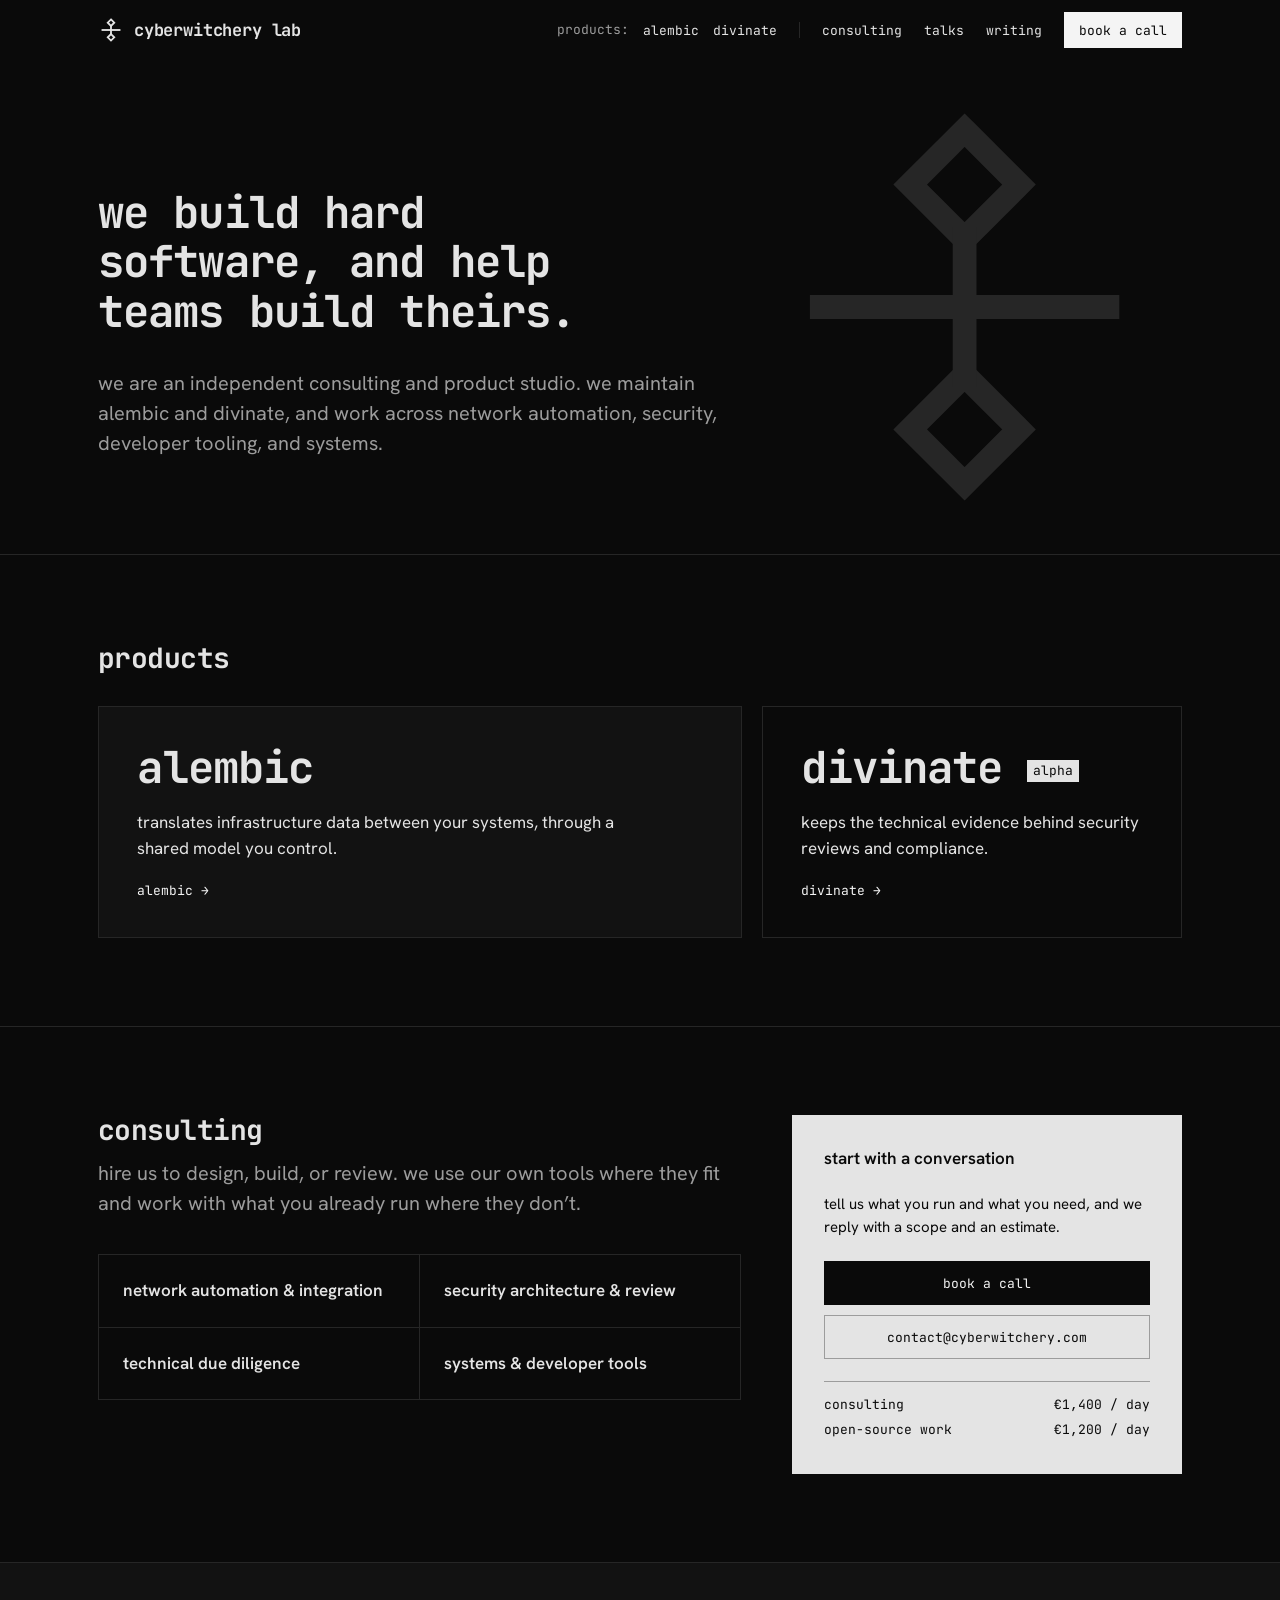
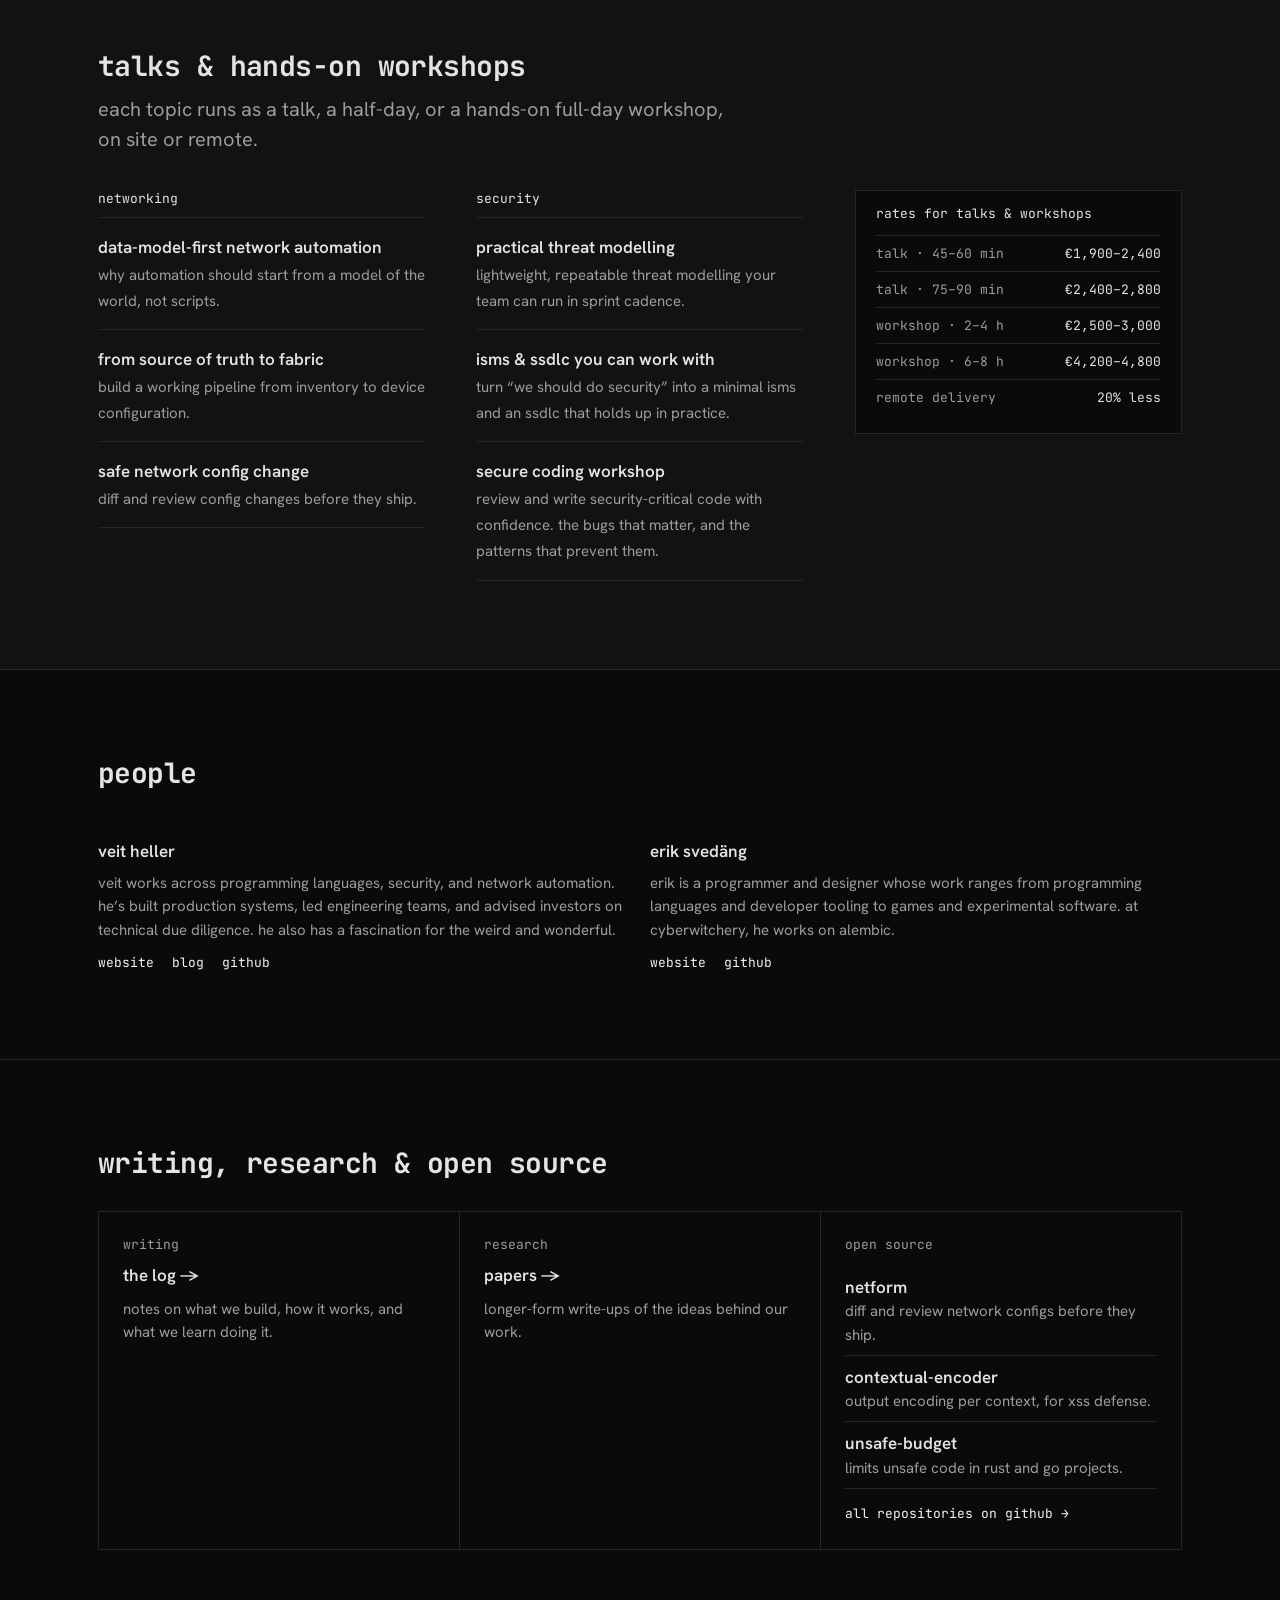
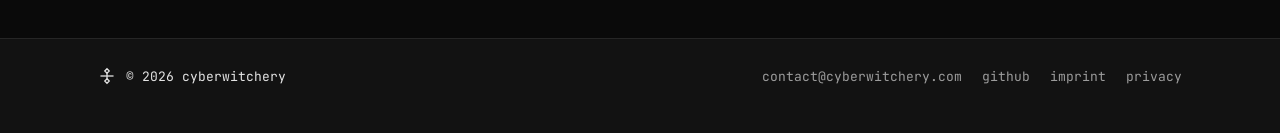
<file: index.html>
<!DOCTYPE html>
<html lang="en">
<head>
<meta charset="utf-8">
<meta name="viewport" content="width=device-width, initial-scale=1">
<title>cyberwitchery · we build hard software</title>
<meta name="description" content="independent software lab. we maintain alembic and divinate, and consult on network automation, security, technical due diligence, and developer tooling.">
<link rel="canonical" href="https://cyberwitchery.com/">
<link rel="alternate" type="text/markdown" href="/index.md">
<meta name="theme-color" content="#0a0a0a">
<meta property="og:type" content="website">
<meta property="og:site_name" content="cyberwitchery">
<meta property="og:url" content="https://cyberwitchery.com/">
<meta property="og:title" content="cyberwitchery · we build hard software">
<meta property="og:description" content="independent software lab. we maintain alembic and divinate, and consult on network automation, security, technical due diligence, and developer tooling.">
<meta property="og:image" content="https://cyberwitchery.com/og.png">
<meta property="og:image:width" content="1200">
<meta property="og:image:height" content="630">
<meta property="og:image:alt" content="cyberwitchery">
<meta name="twitter:card" content="summary_large_image">
<meta name="twitter:title" content="cyberwitchery · we build hard software">
<meta name="twitter:description" content="independent software lab. we maintain alembic and divinate, and consult on network automation, security, technical due diligence, and developer tooling.">
<meta name="twitter:image" content="https://cyberwitchery.com/og.png">
<script type="application/ld+json">{"@context":"https://schema.org","@graph":[{"@type":"Organization","@id":"https://cyberwitchery.com/#org","name":"cyberwitchery","legalName":"cyberwitchery GmbH","url":"https://cyberwitchery.com/","email":"contact@cyberwitchery.com","sameAs":["https://github.com/cyberwitchery"],"member":[{"@type":"Person","name":"veit heller","url":"https://veitheller.de","sameAs":["https://blog.veitheller.de","https://github.com/hellerve"]},{"@type":"Person","name":"erik svedäng","url":"https://eriksvedang.com","sameAs":["https://github.com/eriksvedang"]}]},{"@type":"WebSite","@id":"https://cyberwitchery.com/#site","url":"https://cyberwitchery.com/","name":"cyberwitchery","publisher":{"@id":"https://cyberwitchery.com/#org"}}]}</script>
<link rel="icon" href="/favicon.svg" type="image/svg+xml">
<link rel="preconnect" href="https://fonts.googleapis.com">
<link rel="preconnect" href="https://fonts.gstatic.com" crossorigin>
<link href="https://fonts.googleapis.com/css2?family=JetBrains+Mono:wght@400;500;700&family=Hanken+Grotesk:wght@400;500;600&display=swap" rel="stylesheet">
<link rel="stylesheet" href="style.css">
</head>
<body>
<a class="skip" href="#main">skip to content</a>
<header class="top">
<div class="wrap bar">
<a class="brand" href="/"><svg aria-hidden="true" viewBox="0 0 256 256" fill="none" stroke="currentColor" stroke-width="18" stroke-linecap="square"><path d="M128 24 L160 56 L128 88 L96 56 Z"></path><path d="M128 168 L160 200 L128 232 L96 200 Z"></path><path d="M128 88 L128 168"></path><path d="M44 128 L212 128"></path></svg><span>cyberwitchery lab</span></a>
<button class="menu-btn" type="button" popovertarget="menu">menu</button>
<nav id="menu" popover="auto" aria-label="main">
<div class="grp p"><span class="label pl">products</span><a href="/alembic">alembic</a><a href="/divinate">divinate</a><!-- parked: ddt --><!--<a href="/ddt">ddt</a>--></div>
<span class="sep" aria-hidden="true"></span>
<div class="grp"><span class="label svc">services</span><a href="/#consulting">consulting</a><a href="/#talks">talks</a><a href="/#writing">writing</a></div>
<!-- parked: art --><!--<span class="sep" aria-hidden="true"></span><div class="grp"><a href="https://art.cyberwitchery.com/">art</a></div>-->
<a class="btn" href="https://cal.com/cyberwitchery" target="_blank" rel="noopener">book a call</a>
</nav>
</div>
</header>
<main id="main">
<section class="s">
<div class="wrap hero">
<svg class="logo viz" aria-hidden="true" viewBox="0 0 256 256" fill="none" stroke="currentColor" stroke-width="14" stroke-linecap="square"><path d="M128 24 L160 56 L128 88 L96 56 Z"></path><path d="M128 168 L160 200 L128 232 L96 200 Z"></path><path d="M128 88 L128 168"></path><path d="M44 128 L212 128"></path></svg>
<h1 class="h1">we build hard software, and help teams build theirs.</h1>
<p class="sub">we are an independent consulting and product studio. we maintain alembic and divinate, and work across network automation, security, developer tooling, and systems.</p>
<div class="mx"><a class="btn big" href="https://cal.com/cyberwitchery" target="_blank" rel="noopener">book a call</a><a class="quiet" href="mailto:contact@cyberwitchery.com">contact@cyberwitchery.com</a></div>
</div>
</section>

<section class="s" id="products" aria-labelledby="h-products">
<div class="wrap pw">
<h2 class="h2" id="h-products">products</h2>
<div class="products">
<a class="product al" href="/alembic"><h3 class="name">alembic</h3><p>translates infrastructure data between your systems, through a shared model you control.</p><span class="more" aria-hidden="true"><span class="dx">alembic </span>→</span></a>
<a class="product dv" href="/divinate"><h3 class="name">divinate <span class="badge">alpha</span></h3><p>keeps the technical evidence behind security reviews and compliance.</p><span class="more" aria-hidden="true"><span class="dx">divinate </span>→</span></a>
<!-- parked: ddt
<a class="product dv" href="/ddt"><h3 class="name">ddt</h3><p>codebase evidence for technical due diligence, gathered where the code lives.</p><span class="more" aria-hidden="true"><span class="dx">ddt </span>→</span></a>
-->
</div>
</div>
</section>

<section class="s" id="consulting" aria-labelledby="h-consulting">
<div class="wrap split">
<div class="main">
<h2 class="h2 tight" id="h-consulting">consulting</h2>
<p class="lead">hire us to design, build, or review. we use our own tools where they fit and work with what you already run where they don’t.</p>
<div class="grid c2">
<details class="svc-d"><summary><h3 class="h3">network automation &amp; integration</h3><span class="pm mx" aria-hidden="true">±</span></summary><p class="small mu">data models, inventory migrations, and integrations between inventory, fabric, and operational tooling. often built on <a class="u" href="/alembic">alembic</a>, never dependent on it.</p></details>
<details class="svc-d"><summary><h3 class="h3">security architecture &amp; review</h3><span class="pm mx" aria-hidden="true">±</span></summary><p class="small mu">architecture and threat-model reviews, application security strategy, and an isms and secure development lifecycle your teams can work with.</p></details>
<details class="svc-d"><summary><h3 class="h3">technical due diligence</h3><span class="pm mx" aria-hidden="true">±</span></summary><p class="small mu">independent assessments of software, architecture, engineering practices, and delivery risk for investors and acquirers.</p></details>
<details class="svc-d"><summary><h3 class="h3">systems &amp; developer tools</h3><span class="pm mx" aria-hidden="true">±</span></summary><p class="small mu">languages, compilers, developer tooling, and systems software: design, implementation, and review.</p></details>
</div>
</div>
<aside class="cta-box" aria-label="start with a conversation">
<h3 class="h3 dx">start with a conversation</h3>
<p class="small">tell us what you run and what you need, and we reply with a scope and an estimate.</p>
<div class="stack">
<a class="btn" href="https://cal.com/cyberwitchery" target="_blank" rel="noopener">book a call</a>
<a class="btn o dx" href="mailto:contact@cyberwitchery.com">contact@cyberwitchery.com</a>
</div>
<dl class="rates">
<div><dt>consulting</dt><dd>€1,400 / day</dd></div>
<div><dt>open-source work</dt><dd>€1,200 / day</dd></div>
</dl>
</aside>
</div>
</section>

<section class="s alt" id="talks" aria-labelledby="h-talks">
<div class="wrap">
<h2 class="h2 tight" id="h-talks">talks &amp; <span class="dx">hands-on </span>workshops</h2>
<p class="lead">each topic runs as a talk, a half-day, or a hands-on full-day workshop, on site or remote.</p>
<div class="talks">
<div>
<h3>networking</h3>
<ul>
<li class="talk"><strong>data-model-first network automation</strong><span>why automation should start from a model of the world, not scripts.</span></li>
<li class="talk"><strong>from source of truth to fabric</strong><span>build a working pipeline from inventory to device configuration.</span></li>
<li class="talk"><strong>safe network config change</strong><span>diff and review config changes before they ship.</span></li>
</ul>
</div>
<div>
<h3>security</h3>
<ul>
<li class="talk"><strong>practical threat modelling</strong><span>lightweight, repeatable threat modelling <span class="dx">your team can run </span>in sprint cadence.</span></li>
<li class="talk"><strong>isms &amp; ssdlc you can work with</strong><span><span class="dx">turn “we should do security” into </span>a minimal isms and an ssdlc that holds up in practice.</span></li>
<li class="talk"><strong>secure coding workshop</strong><span><span class="dx">review and write security-critical code with confidence. </span>the bugs that matter, and the patterns that prevent them.</span></li>
</ul>
</div>
<div class="rates-d">
<p><span>rates <span class="dx">for talks &amp; workshops</span><span class="mx">by format</span></span></p>
<dl class="rates">
<div><dt>talk · 45–60 min</dt><dd>€1,900–2,400</dd></div>
<div><dt>talk · 75–90 min</dt><dd>€2,400–2,800</dd></div>
<div><dt>workshop · 2–4 h</dt><dd>€2,500–3,000</dd></div>
<div><dt>workshop · 6–8 h</dt><dd>€4,200–4,800</dd></div>
<div><dt>remote delivery</dt><dd>20% less</dd></div>
</dl>
</div>
</div>
</div>
</section>

<section class="s" id="people" aria-labelledby="h-people">
<div class="wrap">
<h2 class="h2 pk" id="h-people">people</h2>
<div class="duo">
<div class="person"><div class="rule">
<h3>veit heller</h3>
<p>veit works across programming languages, security, and network automation. he’s built production systems, led engineering teams, and advised investors on technical due diligence. he also has a fascination for the weird and wonderful.</p>
<div class="links"><a href="https://veitheller.de" target="_blank" rel="noopener">website</a><a href="https://blog.veitheller.de" target="_blank" rel="noopener">blog</a><a href="https://github.com/hellerve" target="_blank" rel="noopener">github</a></div>
</div></div>
<div class="person"><div class="rule">
<h3>erik svedäng</h3>
<p>erik is a programmer and designer whose work ranges from programming languages and developer tooling to games and experimental software. at cyberwitchery, he works on alembic.</p>
<div class="links"><a href="https://eriksvedang.com" target="_blank" rel="noopener">website</a><a href="https://github.com/eriksvedang" target="_blank" rel="noopener">github</a></div>
</div></div>
</div>
</div>
</section>

<section class="s last" id="writing" aria-labelledby="h-writing">
<div class="wrap">
<h2 class="h2 wk" id="h-writing">writing<span class="dx">, research</span> &amp; open source</h2>
<div class="grid c3 wr">
<a href="/log"><span class="label dx">writing</span><span class="t">the log <span aria-hidden="true">→</span></span><span class="small mu dx">notes on what we build, how it works, and what we learn doing it.</span></a>
<a href="papers.html"><span class="label dx">research</span><span class="t">papers <span aria-hidden="true">→</span></span><span class="small mu dx">longer-form write-ups of the ideas behind our work.</span></a>
<div>
<p class="label mb dx">open source</p>
<ul>
<li><a class="oss" href="https://github.com/cyberwitchery/netform" target="_blank" rel="noopener"><strong>netform</strong><span class="d">diff and review network configs before they ship.</span><span class="ar mx" aria-hidden="true">↗</span></a></li>
<li><a class="oss" href="https://github.com/cyberwitchery/contextual-encoder" target="_blank" rel="noopener"><strong>contextual-encoder</strong><span class="d">output encoding per context, for xss defense.</span><span class="ar mx" aria-hidden="true">↗</span></a></li>
<li><a class="oss" href="https://github.com/cyberwitchery/unsafe-budget" target="_blank" rel="noopener"><strong>unsafe-budget</strong><span class="d">limits unsafe code in rust and go projects.</span><span class="ar mx" aria-hidden="true">↗</span></a></li>
</ul>
<p class="allr"><a class="more" href="https://github.com/cyberwitchery" target="_blank" rel="noopener">all repositories<span class="dx"> on github →</span><span class="mx" aria-hidden="true">↗</span></a></p>
</div>
</div>
</div>
</section>
</main>
<footer class="foot">
<div class="wrap">
<div class="copy"><svg aria-hidden="true" viewBox="0 0 256 256" fill="none" stroke="currentColor" stroke-width="18" stroke-linecap="square"><path d="M128 24 L160 56 L128 88 L96 56 Z"></path><path d="M128 168 L160 200 L128 232 L96 200 Z"></path><path d="M128 88 L128 168"></path><path d="M44 128 L212 128"></path></svg><span>© 2026 cyberwitchery</span></div>
<nav aria-label="footer">
<a href="mailto:contact@cyberwitchery.com">contact@cyberwitchery.com</a>
<a href="https://github.com/cyberwitchery" target="_blank" rel="noopener">github</a>
<a href="/imprint">imprint</a>
<a href="/privacy">privacy</a>
</nav>
</div>
</footer>
</body>
</html>
</file>
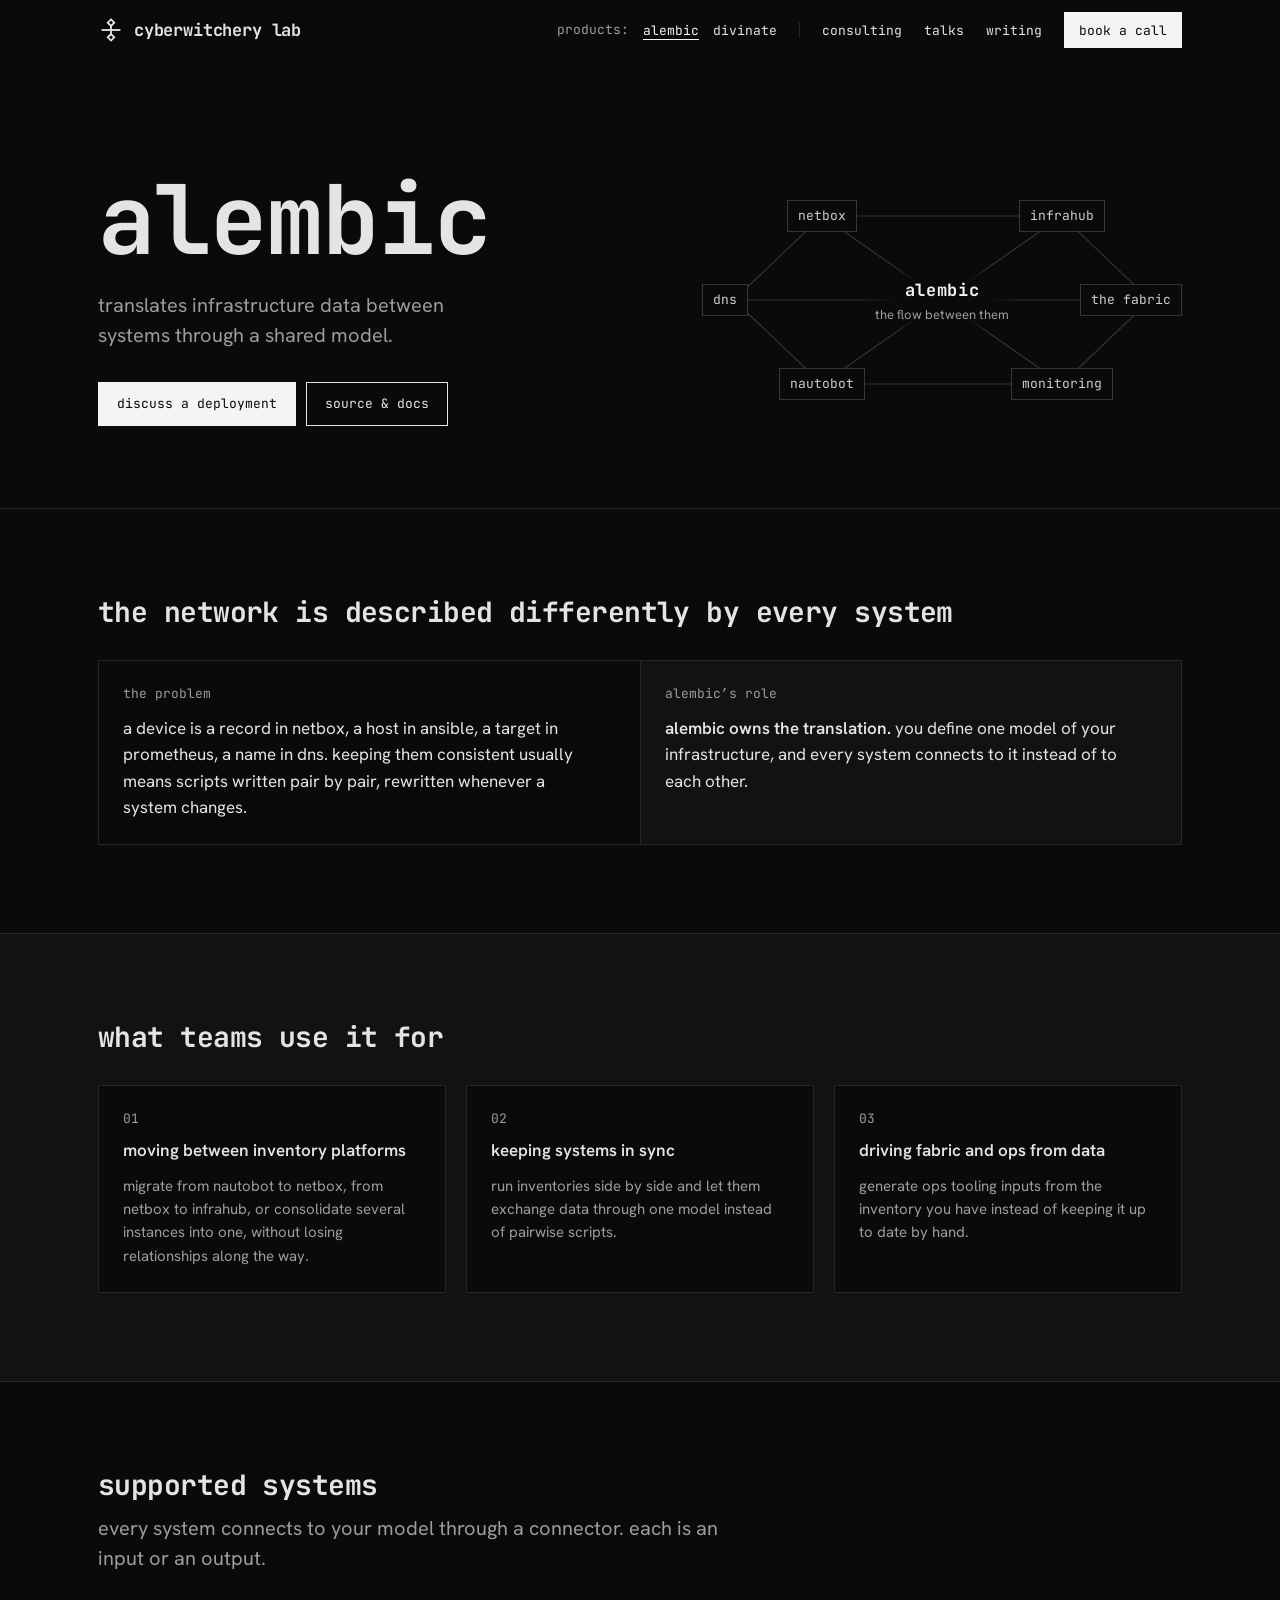
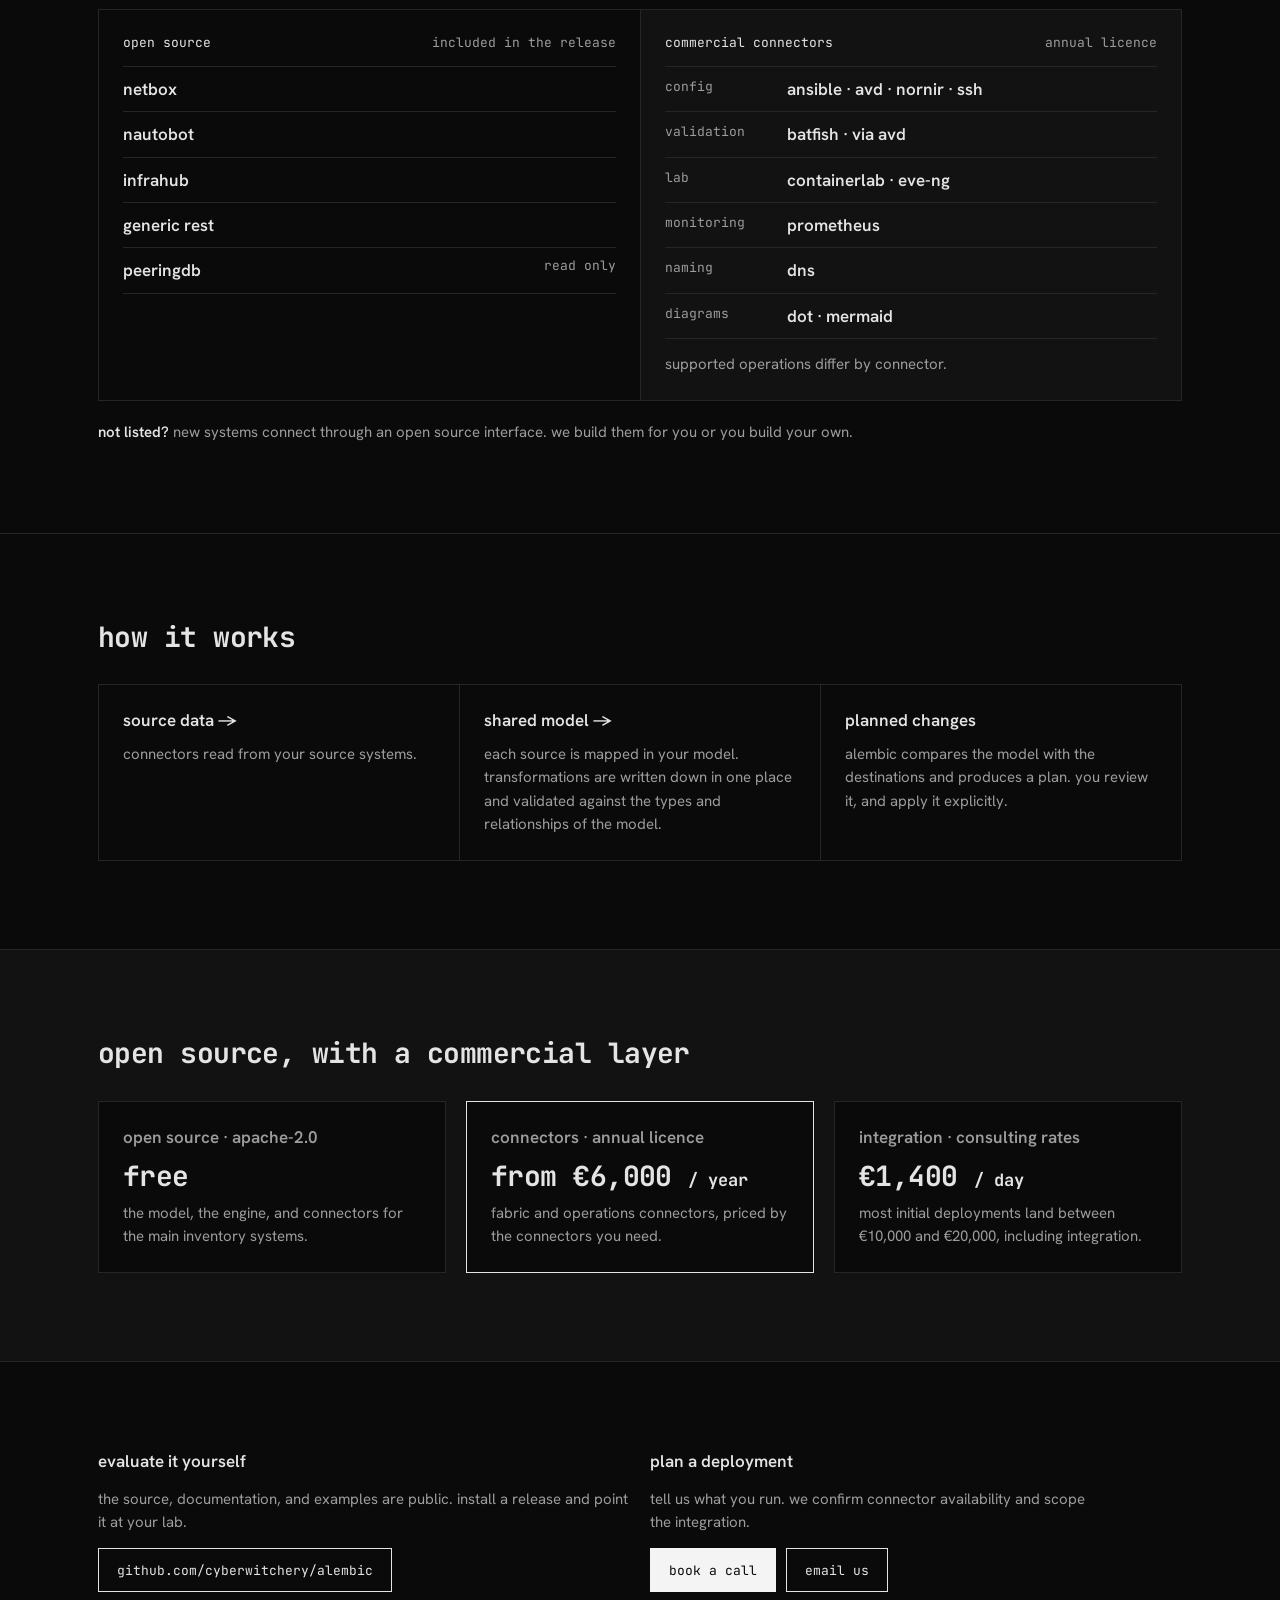
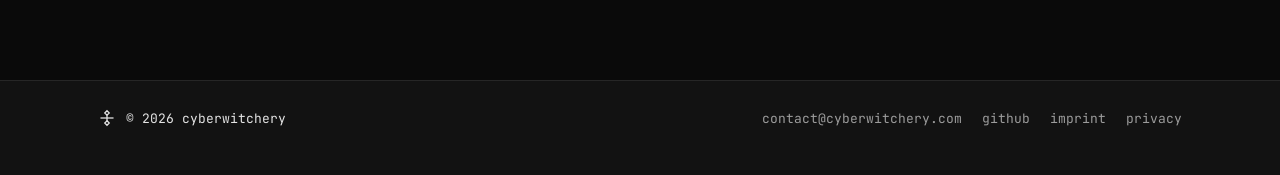
<file: alembic.html>
<!DOCTYPE html>
<html lang="en">
<head>
<meta charset="utf-8">
<meta name="viewport" content="width=device-width, initial-scale=1">
<title>alembic · network data between your systems · cyberwitchery</title>
<meta name="description" content="alembic moves infrastructure data between netbox, nautobot, infrahub, and your fabric and ops tools, through a model you control. open source core.">
<link rel="canonical" href="https://cyberwitchery.com/alembic">
<link rel="alternate" type="text/markdown" href="/alembic.md">
<meta name="theme-color" content="#0a0a0a">
<meta property="og:type" content="website">
<meta property="og:site_name" content="cyberwitchery">
<meta property="og:url" content="https://cyberwitchery.com/alembic">
<meta property="og:title" content="alembic · network data between your systems · cyberwitchery">
<meta property="og:description" content="alembic moves infrastructure data between netbox, nautobot, infrahub, and your fabric and ops tools, through a model you control. open source core.">
<meta property="og:image" content="https://cyberwitchery.com/og.png">
<meta property="og:image:width" content="1200">
<meta property="og:image:height" content="630">
<meta property="og:image:alt" content="cyberwitchery">
<meta name="twitter:card" content="summary_large_image">
<meta name="twitter:title" content="alembic · network data between your systems · cyberwitchery">
<meta name="twitter:description" content="alembic moves infrastructure data between netbox, nautobot, infrahub, and your fabric and ops tools, through a model you control. open source core.">
<meta name="twitter:image" content="https://cyberwitchery.com/og.png">
<script type="application/ld+json">{"@context":"https://schema.org","@graph":[{"@type":"SoftwareApplication","name":"alembic","url":"https://cyberwitchery.com/alembic","applicationCategory":"DeveloperApplication","description":"translates infrastructure data between systems through a shared model you control.","license":"https://www.apache.org/licenses/LICENSE-2.0","publisher":{"@type":"Organization","name":"cyberwitchery","url":"https://cyberwitchery.com/"},"sameAs":["https://github.com/cyberwitchery/alembic"],"offers":[{"@type":"Offer","name":"open source","price":"0","priceCurrency":"EUR"},{"@type":"Offer","name":"commercial connectors, annual licence","price":"6000","priceCurrency":"EUR","description":"from €6,000 per year"}]}]}</script>
<link rel="icon" href="/favicon.svg" type="image/svg+xml">
<link rel="preconnect" href="https://fonts.googleapis.com">
<link rel="preconnect" href="https://fonts.gstatic.com" crossorigin>
<link href="https://fonts.googleapis.com/css2?family=JetBrains+Mono:wght@400;500;700&family=Hanken+Grotesk:wght@400;500;600&display=swap" rel="stylesheet">
<link rel="stylesheet" href="style.css">
</head>
<body>
<a class="skip" href="#main">skip to content</a>
<header class="top">
<div class="wrap bar">
<a class="brand" href="/"><svg aria-hidden="true" viewBox="0 0 256 256" fill="none" stroke="currentColor" stroke-width="18" stroke-linecap="square"><path d="M128 24 L160 56 L128 88 L96 56 Z"></path><path d="M128 168 L160 200 L128 232 L96 200 Z"></path><path d="M128 88 L128 168"></path><path d="M44 128 L212 128"></path></svg><span>cyberwitchery lab</span></a>
<button class="menu-btn" type="button" popovertarget="menu">menu</button>
<nav id="menu" popover="auto" aria-label="main">
<div class="grp p"><span class="label pl">products</span><a href="/alembic" aria-current="page">alembic</a><a href="/divinate">divinate</a><!-- parked: ddt --><!--<a href="/ddt">ddt</a>--></div>
<span class="sep" aria-hidden="true"></span>
<div class="grp"><span class="label svc">services</span><a href="/#consulting">consulting</a><a href="/#talks">talks</a><a href="/#writing">writing</a></div>
<!-- parked: art --><!--<span class="sep" aria-hidden="true"></span><div class="grp"><a href="https://art.cyberwitchery.com/">art</a></div>-->
<a class="btn" href="https://cal.com/cyberwitchery" target="_blank" rel="noopener">book a call</a>
</nav>
</div>
</header>
<main id="main" class="al">
<section class="s">
<div class="wrap phero">
<div class="txt">
<p class="label pe mx">product · network automation</p>
<h1 class="ptitle">alembic</h1>
<p class="ptag">translates infrastructure data between systems through a shared model.</p>
<div class="actions">
<a class="btn" href="https://cal.com/cyberwitchery" target="_blank" rel="noopener">discuss a deployment</a>
<a class="btn o" href="https://github.com/cyberwitchery/alembic" target="_blank" rel="noopener">source &amp; docs</a>
</div>
</div>
<figure class="netviz viz" aria-hidden="true">
<svg viewBox="0 0 600 320"><g stroke="rgba(255,255,255,0.17)" stroke-width="1.4" fill="none"><line x1="150" y1="55" x2="450" y2="55"></line><line x1="450" y1="55" x2="560" y2="160"></line><line x1="560" y1="160" x2="450" y2="265"></line><line x1="450" y1="265" x2="150" y2="265"></line><line x1="150" y1="265" x2="40" y2="160"></line><line x1="40" y1="160" x2="150" y2="55"></line><line x1="150" y1="55" x2="450" y2="265"></line><line x1="450" y1="55" x2="150" y2="265"></line><line x1="40" y1="160" x2="560" y2="160"></line></g></svg>
<span class="node" style="left:25%;top:17.2%">netbox</span><span class="node" style="left:75%;top:17.2%">infrahub</span><span class="node r" style="left:100%;top:50%">the fabric</span><span class="node" style="left:75%;top:82.8%">monitoring</span><span class="node" style="left:25%;top:82.8%">nautobot</span><span class="node l" style="left:0;top:50%">dns</span>
<span class="hub"><b>alembic</b><span>the flow between them</span></span>
</figure>
</div>
</section>

<section class="s prob" aria-labelledby="h-problem">
<div class="wrap">
<h2 class="h2" id="h-problem">the network is described differently by every system</h2>
<div class="grid c2">
<div><p class="label mb dx">the problem</p><p>a device is a record in netbox, a host in ansible, a target in prometheus, a name in dns. keeping them consistent usually means scripts written pair by pair, rewritten whenever a system changes.</p></div>
<div class="sf"><p class="label mb dx">alembic’s role</p><p><strong>alembic owns the translation.</strong> you define one model of your infrastructure, and every system connects to it instead of to each other.</p></div>
</div>
</div>
</section>

<section class="s alt uses" aria-labelledby="h-uses">
<div class="wrap">
<h2 class="h2" id="h-uses">what teams use it for</h2>
<div class="cards">
<div><span class="num" aria-hidden="true">01</span><h3 class="h3">moving between inventory platforms</h3><p class="small mu"><span class="dx">migrate from </span>nautobot to netbox, <span class="dx">from </span>netbox to infrahub, or <span class="dx">consolidate </span>several instances into one, without losing relationships along the way.</p></div>
<div><span class="num" aria-hidden="true">02</span><h3 class="h3">keeping systems in sync</h3><p class="small mu">run inventories side by side and let them exchange data through one model instead of pairwise scripts.</p></div>
<div><span class="num" aria-hidden="true">03</span><h3 class="h3">driving fabric and ops from data</h3><p class="small mu">generate ops tooling inputs from the inventory you have instead of keeping it up to date by hand.</p></div>
</div>
</div>
</section>

<section class="s sys" aria-labelledby="h-systems">
<div class="wrap">
<h2 class="h2 tight" id="h-systems">supported systems</h2>
<p class="lead">every system connects to your model through a connector. each is an input or an output.</p>
<div class="grid c2 sysg">
<div>
<div class="colhead"><h3>open source</h3><span class="label">included in the release<span class="mx">. inventory systems.</span></span></div>
<ul>
<li class="row"><span>netbox</span></li>
<li class="row"><span>nautobot</span></li>
<li class="row"><span>infrahub</span></li>
<li class="row"><span><span class="dx">generic rest</span><span class="mx">any rest api</span></span><span class="rl mx">generic connector</span></li>
<li class="row"><span>peeringdb</span><span class="rl">read only</span></li>
</ul>
</div>
<div class="sf">
<div class="colhead"><h3>commercial connectors</h3><span class="label">annual licence<span class="mx">. fabric and operational tooling. supported operations differ by connector.</span></span></div>
<dl>
<div class="kv b"><dt>config</dt><dd>ansible<span class="dx"> ·</span><span class="mx">,</span> avd<span class="dx"> ·</span><span class="mx">,</span> nornir<span class="dx"> ·</span><span class="mx">,</span> ssh</dd></div>
<div class="kv b"><dt>validation</dt><dd>batfish<span class="dx"> ·</span><span class="mx">,</span> via avd</dd></div>
<div class="kv b"><dt>lab</dt><dd>containerlab<span class="dx"> ·</span><span class="mx">,</span> eve-ng</dd></div>
<div class="kv b"><dt>monitoring</dt><dd>prometheus</dd></div>
<div class="kv b"><dt>naming</dt><dd>dns</dd></div>
<div class="kv b"><dt>diagrams</dt><dd>dot<span class="dx"> ·</span><span class="mx">,</span> mermaid</dd></div>
</dl>
<p class="note dx">supported operations differ by connector.</p>
</div>
</div>
<p class="note wide"><span class="nl">not listed?</span> new systems connect through an open source interface. we build them for you or you build your own.</p>
</div>
</section>

<section class="s how" aria-labelledby="h-how">
<div class="wrap">
<h2 class="h2" id="h-how">how it works</h2>
<ol class="grid c3 steps">
<li><h3 class="step"><span class="dx">source data →</span><span class="mx">read</span></h3><p class="small mu">connectors read from your source systems.</p></li>
<li><h3 class="step"><span class="dx">shared model →</span><span class="mx">map into your model</span></h3><p class="small mu"><span class="dx">each source is mapped in your model. </span>transformations are written down in one place and validated against the types and relationships of the model.</p></li>
<li><h3 class="step"><span class="dx">planned changes</span><span class="mx">plan, review, apply</span></h3><p class="small mu">alembic compares the model with the destinations and produces a plan. you review it, and apply it explicitly.</p></li>
</ol>
</div>
</section>

<section class="s alt pr" aria-labelledby="h-pricing">
<div class="wrap">
<h2 class="h2" id="h-pricing"><span class="dx">open source, with a commercial layer</span><span class="mx">pricing</span></h2>
<div class="cards prc">
<div><span class="label pn">open source<span class="dx"> · apache-2.0</span></span><p class="price">free</p><p class="small mu dx">the model, the engine, and connectors for the main inventory systems.</p><p class="small mu mx">model, engine, and inventory connectors. apache-2.0.</p></div>
<div class="hl"><span class="label pn">connectors<span class="dx"> · annual licence</span></span><p class="price">from €6,000 <span>/ y<span class="dx">ea</span>r</span></p><p class="small mu dx">fabric and operations connectors, priced by the connectors you need.</p><p class="small mu mx">annual licence, priced by the connectors you need.</p></div>
<div><span class="label pn">integration<span class="dx"> · consulting rates</span></span><p class="price">€1,400 <span>/ day</span></p><p class="small mu dx">most initial deployments land between €10,000 and €20,000, including integration.</p><p class="small mu mx">most initial deployments: €10,000–20,000 including integration.</p></div>
</div>
<div class="mx mcta"><a class="btn big" href="https://cal.com/cyberwitchery" target="_blank" rel="noopener">plan a deployment</a><a class="quiet" href="mailto:contact@cyberwitchery.com?subject=alembic">contact@cyberwitchery.com</a></div>
</div>
</section>

<section class="s last dx" aria-labelledby="h-next">
<div class="wrap">
<h2 class="sr" id="h-next">next steps</h2>
<div class="duo">
<div class="rule">
<h3 class="h3">evaluate it yourself</h3>
<p class="small mu">the source, documentation, and examples are public. install a release and point it at your lab.</p>
<a class="btn o" href="https://github.com/cyberwitchery/alembic" target="_blank" rel="noopener">github.com/cyberwitchery/alembic</a>
</div>
<div class="rule">
<h3 class="h3">plan a deployment</h3>
<p class="small mu">tell us what you run. we confirm connector availability and scope the integration.</p>
<div class="actions">
<a class="btn" href="https://cal.com/cyberwitchery" target="_blank" rel="noopener">book a call</a>
<a class="btn o" href="mailto:contact@cyberwitchery.com?subject=alembic">email us</a>
</div>
</div>
</div>
</div>
</section>
</main>
<footer class="foot">
<div class="wrap">
<div class="copy"><svg aria-hidden="true" viewBox="0 0 256 256" fill="none" stroke="currentColor" stroke-width="18" stroke-linecap="square"><path d="M128 24 L160 56 L128 88 L96 56 Z"></path><path d="M128 168 L160 200 L128 232 L96 200 Z"></path><path d="M128 88 L128 168"></path><path d="M44 128 L212 128"></path></svg><span>© 2026 cyberwitchery</span></div>
<nav aria-label="footer">
<a href="mailto:contact@cyberwitchery.com">contact@cyberwitchery.com</a>
<a href="https://github.com/cyberwitchery" target="_blank" rel="noopener">github</a>
<a href="/imprint">imprint</a>
<a href="/privacy">privacy</a>
</nav>
</div>
</footer>
</body>
</html>
</file>
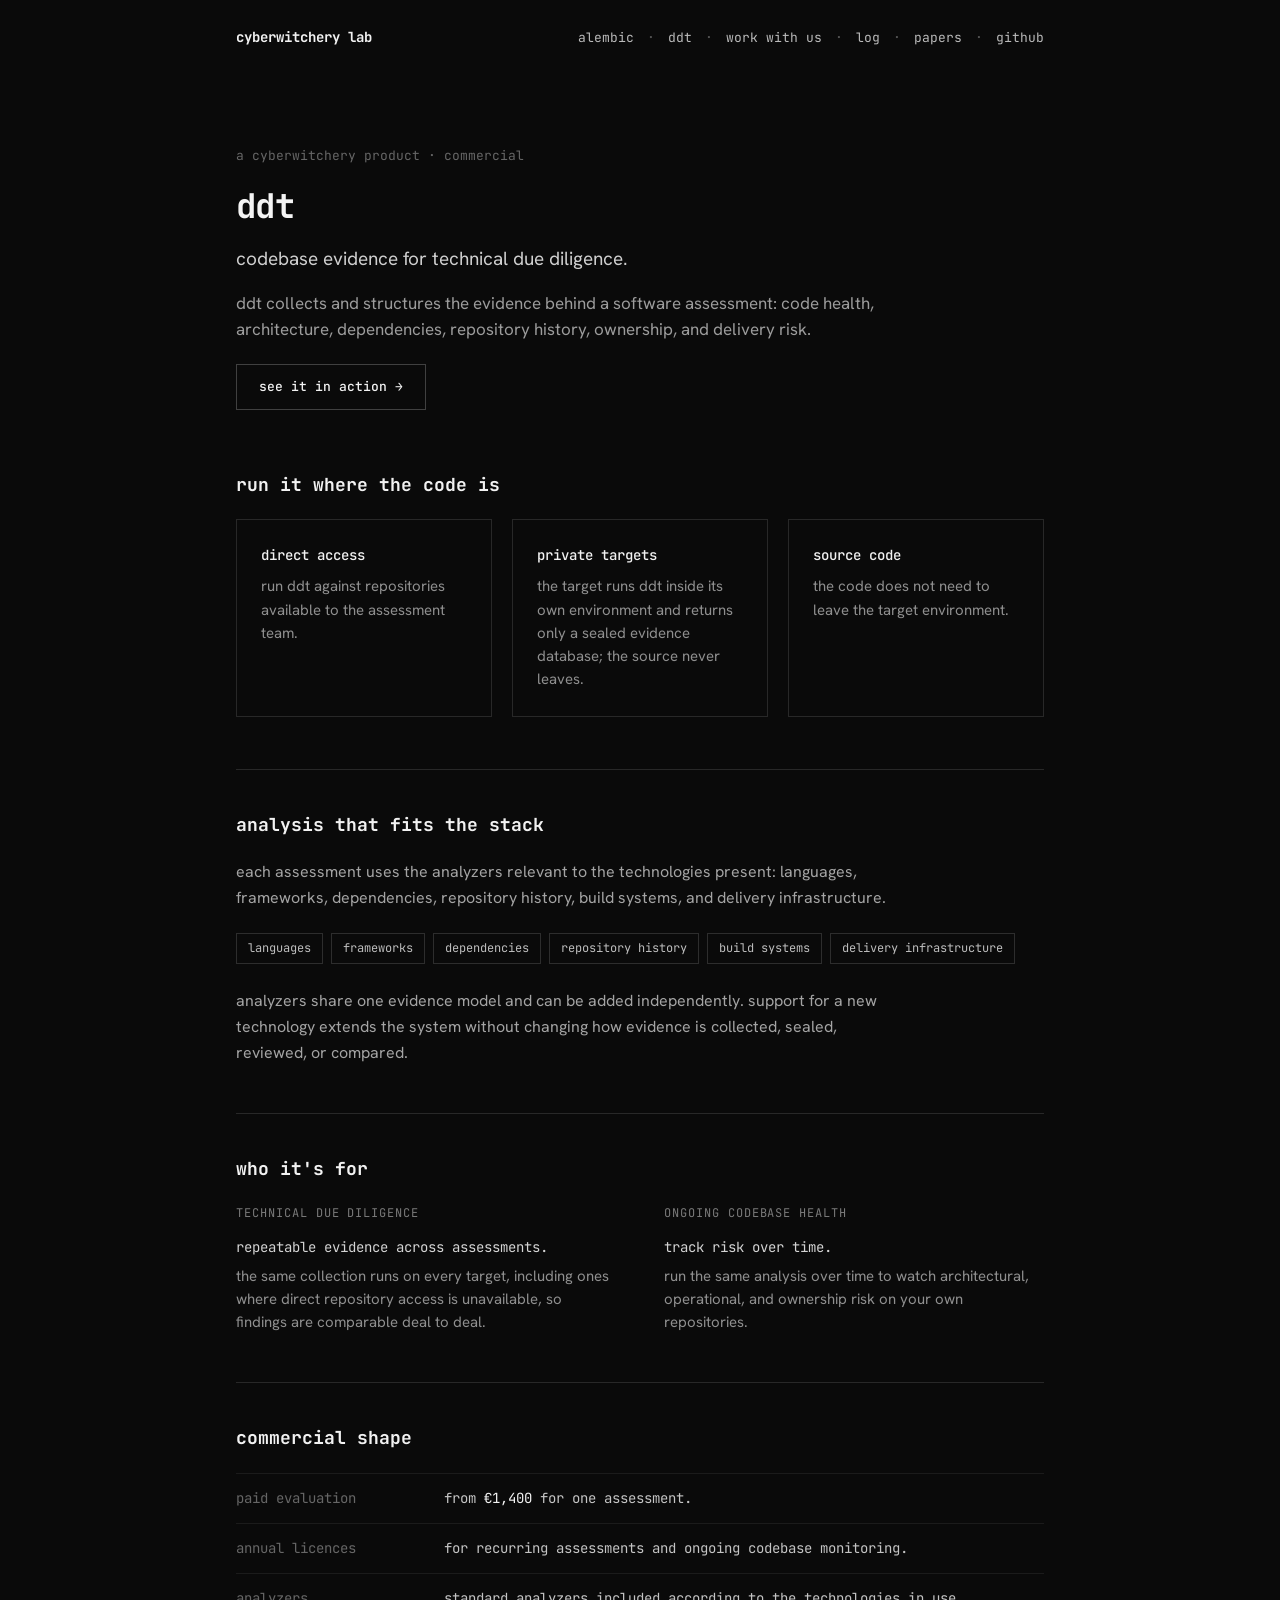
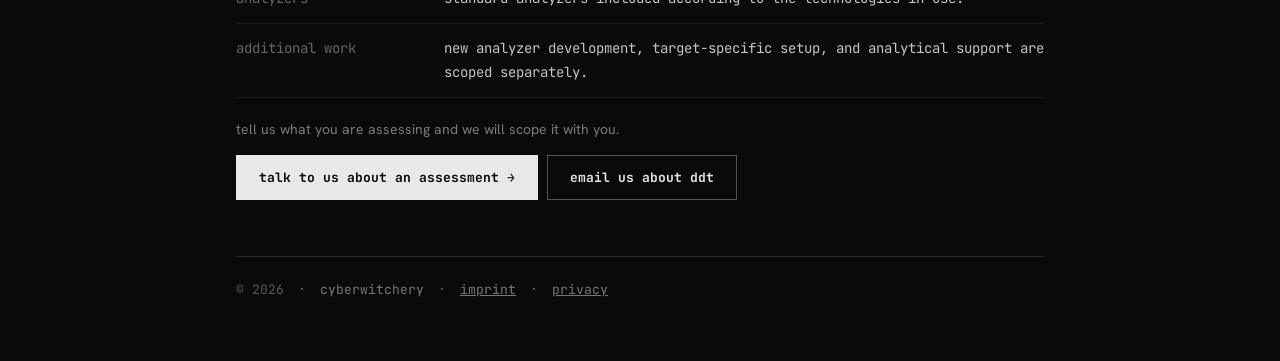
<file: ddt.html>
<!DOCTYPE html>
<html lang="en">
<head>
<meta charset="utf-8">
<meta name="viewport" content="width=device-width, initial-scale=1">
<title>ddt · cyberwitchery</title>
<meta name="description" content="ddt collects and structures codebase evidence for technical due diligence: code health, architecture, dependencies, history, ownership, and delivery risk.">
<link rel="canonical" href="https://cyberwitchery.com/ddt">
<meta name="theme-color" content="#0a0a0a">
<link rel="icon" href="/favicon.svg" type="image/svg+xml">
<meta property="og:type" content="website">
<meta property="og:site_name" content="cyberwitchery">
<meta property="og:title" content="ddt · cyberwitchery">
<meta property="og:description" content="codebase evidence for technical due diligence. run it against the repositories, or inside the target environment without releasing the source.">
<meta property="og:url" content="https://cyberwitchery.com/ddt">
<meta property="og:image" content="https://cyberwitchery.com/og.png">
<meta property="og:image:width" content="1200">
<meta property="og:image:height" content="630">
<meta property="og:image:alt" content="cyberwitchery — tools for network automation and security">
<meta name="twitter:card" content="summary_large_image">
<meta name="twitter:title" content="ddt · cyberwitchery">
<meta name="twitter:description" content="codebase evidence for technical due diligence. run it against the repositories, or inside the target environment without releasing the source.">
<meta name="twitter:image" content="https://cyberwitchery.com/og.png">
<link rel="preconnect" href="https://fonts.googleapis.com">
<link rel="preconnect" href="https://fonts.gstatic.com" crossorigin>
<link href="https://fonts.googleapis.com/css2?family=JetBrains+Mono:wght@400;500;700&family=Hanken+Grotesk:wght@400;500&display=swap" rel="stylesheet">
<style>
  *{box-sizing:border-box}
  html,body{margin:0;padding:0}
  body{background:#0a0a0a}
  ::selection{background:#e8e8e8;color:#0a0a0a}
  a{text-decoration:none;color:inherit}
  @media (max-width:680px){
    .r-wrap{padding:0 20px !important;}
    .r-2col{grid-template-columns:1fr !important;gap:32px !important;}
    .r-spec{grid-template-columns:1fr !important;gap:3px !important;}
    .r-evid{grid-template-columns:1fr 1fr !important;}
  }
</style>
<style>
.hv0:hover{color:#fff !important}
.hv1:hover{color:#fff !important}
.hv2:hover{color:#fff !important}
.hv3:hover{color:#fff !important}
.hv4:hover{color:#fff !important}
.hv5:hover{color:#fff !important}
.hv6:hover{color:#fff !important}
.hv7:hover{background:#e8e8e8 !important;color:#0a0a0a !important}
.hv8:hover{background:#fff !important}
.hv9:hover{border-color:#fff !important;color:#fff !important}
.hv10:hover{color:#fff !important}
.hv11:hover{color:#fff !important}
.hv12:hover{color:#fff !important}
</style>
<script type="application/ld+json">
{
  "@context": "https://schema.org",
  "@type": "SoftwareApplication",
  "name": "ddt",
  "applicationCategory": "DeveloperApplication",
  "operatingSystem": "cross-platform",
  "description": "collects and structures the evidence behind a software assessment: code health, architecture, dependencies, repository history, ownership, and delivery risk. run it against the repositories, or inside the target environment without releasing the source code.",
  "url": "https://cyberwitchery.com/ddt",
  "publisher": {
    "@type": "Organization",
    "name": "cyberwitchery",
    "url": "https://cyberwitchery.com/"
  }
}
</script>
</head>
<body>
<div style="background:#0a0a0a;color:#e4e4e4;font-family:'JetBrains Mono',monospace;min-height:100vh;-webkit-font-smoothing:antialiased;font-size:14px;line-height:1.65">
<div class="r-wrap" style="max-width:880px;margin:0 auto;padding:0 36px">

  <!-- masthead -->
  <div style="display:flex;align-items:center;justify-content:space-between;gap:14px 20px;padding:26px 0;flex-wrap:wrap">
    <a href="/" style="font-weight:700;color:#f2f2f2" class="hv0">cyberwitchery lab</a>
    <div style="display:flex;gap:13px;color:#555;font-size:13px;flex-wrap:wrap">
      <a href="/alembic" style="color:#bbb" class="hv1">alembic</a><span>·</span>
      <a href="/ddt" style="color:#bbb" class="hv2">ddt</a><span>·</span>
      <a href="/#work" style="color:#bbb" class="hv3">work with us</a><span>·</span>
      <a href="/log" style="color:#bbb" class="hv4">log</a><span>·</span>
      <a href="papers.html" style="color:#bbb" class="hv5">papers</a><span>·</span>
      <a href="https://github.com/cyberwitchery" target="_blank" style="color:#bbb" class="hv6">github</a>
    </div>
  </div>

  <!-- product hero -->
  <div style="padding:70px 0 52px">
    <div style="color:#666;font-size:13px;margin-bottom:18px">a cyberwitchery product · commercial</div>
    <h1 style="font-family:'JetBrains Mono',monospace;font-weight:700;font-size:34px;line-height:1.25;letter-spacing:-0.02em;margin:0;color:#f4f4f4">ddt</h1>
    <p style="font-family:'Hanken Grotesk',sans-serif;font-size:19px;line-height:1.5;color:#cfcfcf;max-width:660px;margin:18px 0 0">codebase evidence for technical due diligence.</p>
    <p style="font-family:'Hanken Grotesk',sans-serif;font-size:17px;line-height:1.55;color:#9c9c9c;max-width:640px;margin:16px 0 0">ddt collects and structures the evidence behind a software assessment: code health, architecture, dependencies, repository history, ownership, and delivery risk.</p>
    <div style="margin-top:22px"><a href="https://demo.ddt.cyberwitchery.com" target="_blank" style="border:1px solid rgba(255,255,255,0.22);color:#f2f2f2;padding:11px 22px;font-size:13px;font-weight:500;display:inline-block" class="hv7">see it in action →</a></div>
  </div>

  <!-- run it where the code is -->
  <div style="padding:8px 0 8px">
    <div style="font-weight:700;font-size:18px;color:#f2f2f2;margin-bottom:20px">run it where the code is</div>
    <div class="r-2col" style="display:grid;grid-template-columns:repeat(3,1fr);gap:20px">
      <div style="border:1px solid rgba(255,255,255,0.12);padding:24px">
        <div style="color:#f2f2f2;font-weight:500;margin-bottom:8px">direct access</div>
        <div style="font-family:'Hanken Grotesk',sans-serif;font-size:15px;line-height:1.55;color:#8f8f8f">run ddt against repositories available to the assessment team.</div>
      </div>
      <div style="border:1px solid rgba(255,255,255,0.12);padding:24px">
        <div style="color:#f2f2f2;font-weight:500;margin-bottom:8px">private targets</div>
        <div style="font-family:'Hanken Grotesk',sans-serif;font-size:15px;line-height:1.55;color:#8f8f8f">the target runs ddt inside its own environment and returns only a sealed evidence database; the source never leaves.</div>
      </div>
      <div style="border:1px solid rgba(255,255,255,0.12);padding:24px">
        <div style="color:#f2f2f2;font-weight:500;margin-bottom:8px">source code</div>
        <div style="font-family:'Hanken Grotesk',sans-serif;font-size:15px;line-height:1.55;color:#8f8f8f">the code does not need to leave the target environment.</div>
      </div>
    </div>
  </div>

  <!-- analysis that fits the stack -->
  <div style="border-top:1px solid rgba(255,255,255,0.12);padding:40px 0 8px;margin-top:44px">
    <div style="font-weight:700;font-size:18px;color:#f2f2f2;margin-bottom:20px">analysis that fits the stack</div>
    <p style="font-family:'Hanken Grotesk',sans-serif;font-size:16px;line-height:1.6;color:#a4a4a4;max-width:660px;margin:0">each assessment uses the analyzers relevant to the technologies present: languages, frameworks, dependencies, repository history, build systems, and delivery infrastructure.</p>
    <div style="display:flex;flex-wrap:wrap;gap:8px;margin:22px 0 24px">
      <span style="border:1px solid rgba(255,255,255,0.14);color:#bdbdbd;font-size:12px;padding:5px 11px">languages</span>
      <span style="border:1px solid rgba(255,255,255,0.14);color:#bdbdbd;font-size:12px;padding:5px 11px">frameworks</span>
      <span style="border:1px solid rgba(255,255,255,0.14);color:#bdbdbd;font-size:12px;padding:5px 11px">dependencies</span>
      <span style="border:1px solid rgba(255,255,255,0.14);color:#bdbdbd;font-size:12px;padding:5px 11px">repository history</span>
      <span style="border:1px solid rgba(255,255,255,0.14);color:#bdbdbd;font-size:12px;padding:5px 11px">build systems</span>
      <span style="border:1px solid rgba(255,255,255,0.14);color:#bdbdbd;font-size:12px;padding:5px 11px">delivery infrastructure</span>
    </div>
    <p style="font-family:'Hanken Grotesk',sans-serif;font-size:16px;line-height:1.6;color:#a4a4a4;max-width:660px;margin:0">analyzers share one evidence model and can be added independently. support for a new technology extends the system without changing how evidence is collected, sealed, reviewed, or compared.</p>
  </div>

  <!-- who it's for -->
  <div style="border-top:1px solid rgba(255,255,255,0.12);padding:40px 0 8px;margin-top:40px">
    <div style="font-weight:700;font-size:18px;color:#f2f2f2;margin-bottom:20px">who it's for</div>
    <div class="r-2col" style="display:grid;grid-template-columns:1fr 1fr;gap:48px">
      <div>
        <div style="color:#7a7a7a;font-size:12px;letter-spacing:0.08em;text-transform:uppercase;margin-bottom:12px">technical due diligence</div>
        <div style="color:#d4d4d4;margin-bottom:6px">repeatable evidence across assessments.</div>
        <div style="font-family:'Hanken Grotesk',sans-serif;font-size:15px;line-height:1.55;color:#8f8f8f">the same collection runs on every target, including ones where direct repository access is unavailable, so findings are comparable deal to deal.</div>
      </div>
      <div>
        <div style="color:#7a7a7a;font-size:12px;letter-spacing:0.08em;text-transform:uppercase;margin-bottom:12px">ongoing codebase health</div>
        <div style="color:#d4d4d4;margin-bottom:6px">track risk over time.</div>
        <div style="font-family:'Hanken Grotesk',sans-serif;font-size:15px;line-height:1.55;color:#8f8f8f">run the same analysis over time to watch architectural, operational, and ownership risk on your own repositories.</div>
      </div>
    </div>
  </div>

  <!-- licensing + contact -->
  <div style="border-top:1px solid rgba(255,255,255,0.12);padding:40px 0 8px;margin-top:40px">
    <div style="font-weight:700;font-size:18px;color:#f2f2f2;margin-bottom:20px">commercial shape</div>
    <div style="display:flex;flex-direction:column;gap:0;font-size:14px">
      <div class="r-spec" style="display:grid;grid-template-columns:190px 1fr;gap:18px;padding:13px 0;border-top:1px solid rgba(255,255,255,0.07)">
        <span style="color:#666">paid evaluation</span><span style="color:#c4c4c4">from <span style="color:#f2f2f2">€1,400</span> for one assessment.</span>
      </div>
      <div class="r-spec" style="display:grid;grid-template-columns:190px 1fr;gap:18px;padding:13px 0;border-top:1px solid rgba(255,255,255,0.07)">
        <span style="color:#666">annual licences</span><span style="color:#c4c4c4">for recurring assessments and ongoing codebase monitoring.</span>
      </div>
      <div class="r-spec" style="display:grid;grid-template-columns:190px 1fr;gap:18px;padding:13px 0;border-top:1px solid rgba(255,255,255,0.07)">
        <span style="color:#666">analyzers</span><span style="color:#c4c4c4">standard analyzers included according to the technologies in use.</span>
      </div>
      <div class="r-spec" style="display:grid;grid-template-columns:190px 1fr;gap:18px;padding:13px 0;border-top:1px solid rgba(255,255,255,0.07);border-bottom:1px solid rgba(255,255,255,0.07)">
        <span style="color:#666">additional work</span><span style="color:#c4c4c4">new analyzer development, target-specific setup, and analytical support are scoped separately.</span>
      </div>
    </div>
    <div style="font-family:'Hanken Grotesk',sans-serif;font-size:14px;color:#7a7a7a;margin-top:20px">tell us what you are assessing and we will scope it with you.</div>
    <div style="display:flex;gap:9px;flex-wrap:wrap;margin-top:14px">
      <a href="https://cal.com/cyberwitchery" target="_blank" style="border:1px solid #e8e8e8;background:#e8e8e8;color:#0a0a0a;padding:11px 22px;font-size:13px;font-weight:700" class="hv8">talk to us about an assessment →</a>
      <a href="mailto:contact@cyberwitchery.com?subject=ddt" style="border:1px solid rgba(255,255,255,0.3);color:#e4e4e4;padding:11px 22px;font-size:13px;font-weight:700" class="hv9">email us about ddt</a>
    </div>
  </div>

  <!-- footer -->
  <div style="border-top:1px solid rgba(255,255,255,0.12);margin-top:48px;padding:22px 0 60px;display:flex;gap:14px;color:#5a5a5a;font-size:13px;flex-wrap:wrap">
    <span>© 2026</span><span>·</span>
    <a href="/" style="color:#777" class="hv10">cyberwitchery</a><span>·</span>
    <a href="/imprint" style="text-decoration:underline;color:#777" class="hv11">imprint</a><span>·</span>
    <a href="/privacy" style="text-decoration:underline;color:#777" class="hv12">privacy</a>
  </div>

</div>
</div>
</body>
</html>
</file>
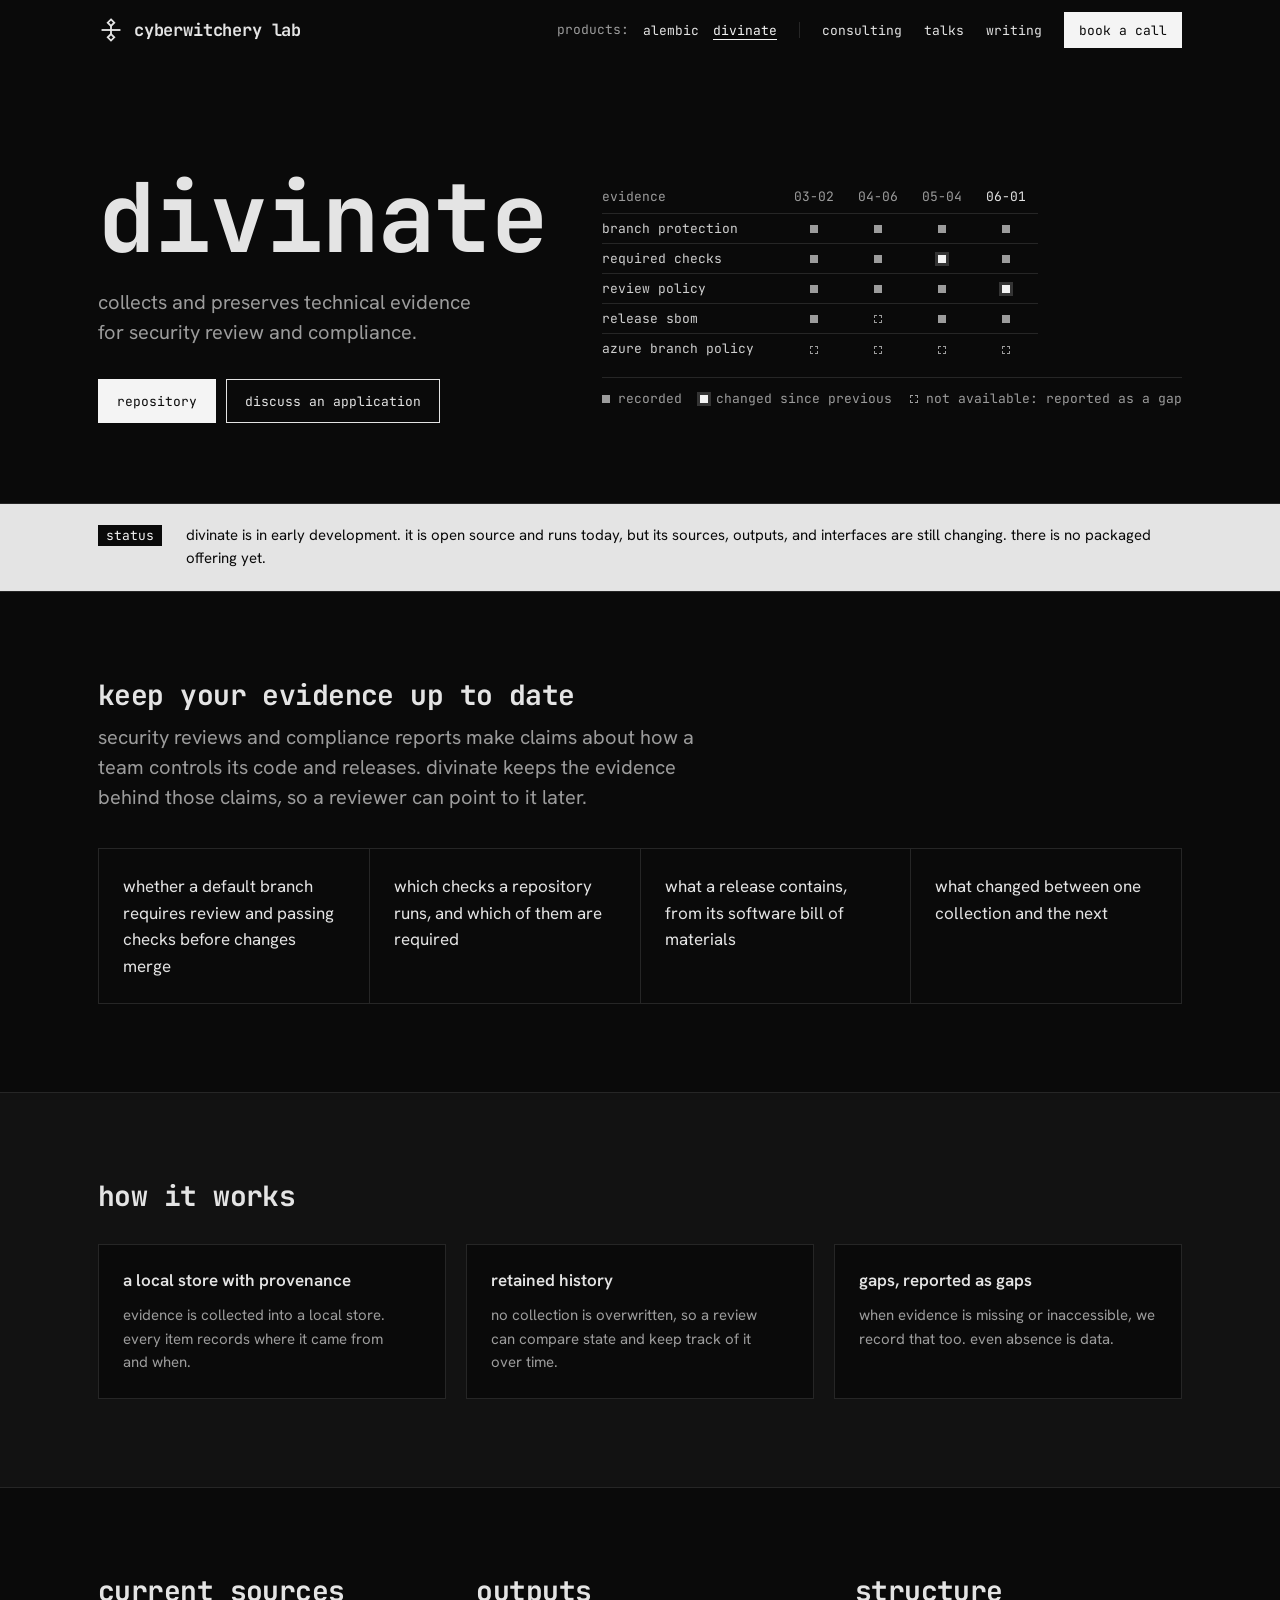
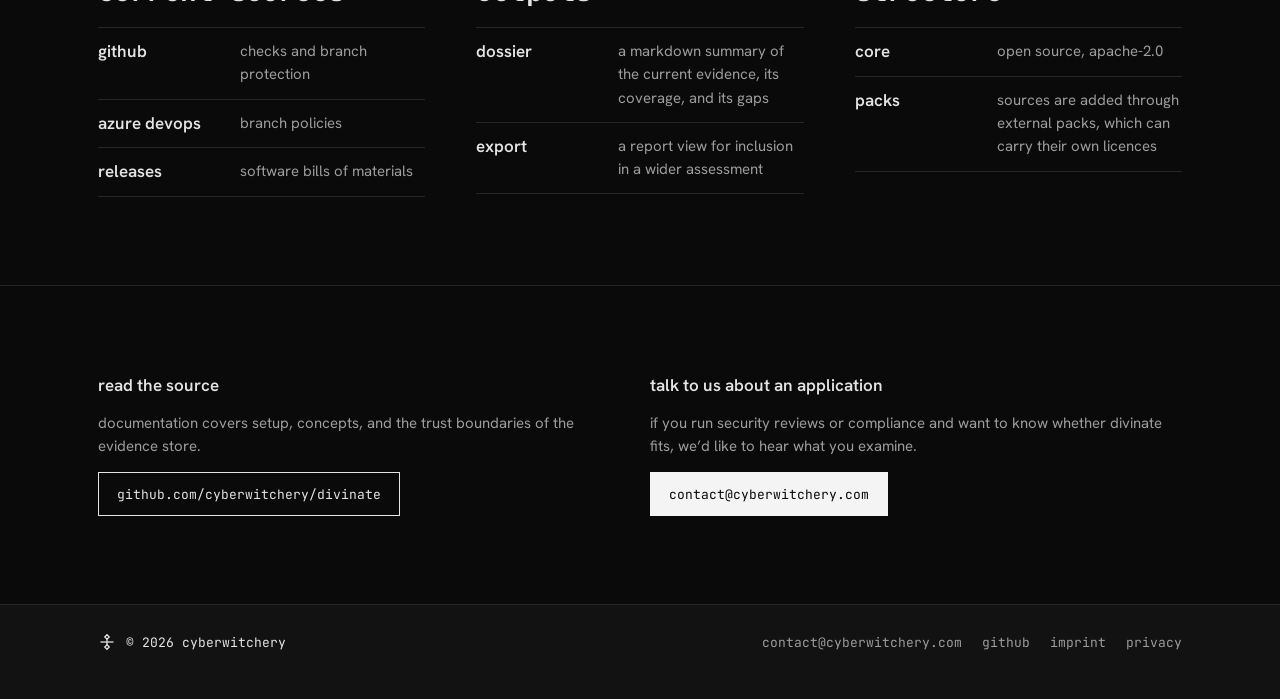
<file: divinate.html>
<!DOCTYPE html>
<html lang="en">
<head>
<meta charset="utf-8">
<meta name="viewport" content="width=device-width, initial-scale=1">
<title>divinate · evidence for security review · cyberwitchery</title>
<meta name="description" content="divinate collects and preserves technical evidence for security review and compliance, with provenance and history. open source, in early development.">
<link rel="canonical" href="https://cyberwitchery.com/divinate">
<link rel="alternate" type="text/markdown" href="/divinate.md">
<meta name="theme-color" content="#0a0a0a">
<meta property="og:type" content="website">
<meta property="og:site_name" content="cyberwitchery">
<meta property="og:url" content="https://cyberwitchery.com/divinate">
<meta property="og:title" content="divinate · evidence for security review · cyberwitchery">
<meta property="og:description" content="divinate collects and preserves technical evidence for security review and compliance, with provenance and history. open source, in early development.">
<meta property="og:image" content="https://cyberwitchery.com/og.png">
<meta property="og:image:width" content="1200">
<meta property="og:image:height" content="630">
<meta property="og:image:alt" content="cyberwitchery">
<meta name="twitter:card" content="summary_large_image">
<meta name="twitter:title" content="divinate · evidence for security review · cyberwitchery">
<meta name="twitter:description" content="divinate collects and preserves technical evidence for security review and compliance, with provenance and history. open source, in early development.">
<meta name="twitter:image" content="https://cyberwitchery.com/og.png">
<script type="application/ld+json">{"@context":"https://schema.org","@graph":[{"@type":"SoftwareSourceCode","name":"divinate","url":"https://cyberwitchery.com/divinate","codeRepository":"https://github.com/cyberwitchery/divinate","description":"collects and preserves technical evidence for security review and compliance.","license":"https://www.apache.org/licenses/LICENSE-2.0","publisher":{"@type":"Organization","name":"cyberwitchery","url":"https://cyberwitchery.com/"}}]}</script>
<link rel="icon" href="/favicon.svg" type="image/svg+xml">
<link rel="preconnect" href="https://fonts.googleapis.com">
<link rel="preconnect" href="https://fonts.gstatic.com" crossorigin>
<link href="https://fonts.googleapis.com/css2?family=JetBrains+Mono:wght@400;500;700&family=Hanken+Grotesk:wght@400;500;600&display=swap" rel="stylesheet">
<link rel="stylesheet" href="style.css">
</head>
<body>
<a class="skip" href="#main">skip to content</a>
<header class="top">
<div class="wrap bar">
<a class="brand" href="/"><svg aria-hidden="true" viewBox="0 0 256 256" fill="none" stroke="currentColor" stroke-width="18" stroke-linecap="square"><path d="M128 24 L160 56 L128 88 L96 56 Z"></path><path d="M128 168 L160 200 L128 232 L96 200 Z"></path><path d="M128 88 L128 168"></path><path d="M44 128 L212 128"></path></svg><span>cyberwitchery lab</span></a>
<button class="menu-btn" type="button" popovertarget="menu">menu</button>
<nav id="menu" popover="auto" aria-label="main">
<div class="grp p"><span class="label pl">products</span><a href="/alembic">alembic</a><a href="/divinate" aria-current="page">divinate</a><!-- parked: ddt --><!--<a href="/ddt">ddt</a>--></div>
<span class="sep" aria-hidden="true"></span>
<div class="grp"><span class="label svc">services</span><a href="/#consulting">consulting</a><a href="/#talks">talks</a><a href="/#writing">writing</a></div>
<!-- parked: art --><!--<span class="sep" aria-hidden="true"></span><div class="grp"><a href="https://art.cyberwitchery.com/">art</a></div>-->
<a class="btn" href="https://cal.com/cyberwitchery" target="_blank" rel="noopener">book a call</a>
</nav>
</div>
</header>
<main id="main" class="dvm">
<section class="s hs">
<div class="wrap phero">
<div class="txt">
<p class="label pe mx">product · security</p>
<h1 class="ptitle">divinate</h1>
<p class="ptag">collects and preserves technical evidence for security review and compliance.</p>
<div class="actions">
<a class="btn" href="https://github.com/cyberwitchery/divinate" target="_blank" rel="noopener">repository</a>
<a class="btn o" href="mailto:contact@cyberwitchery.com?subject=divinate">discuss an application</a>
</div>
</div>
<figure class="ledger viz">
<table>
<caption class="sr">example evidence ledger across four collections</caption>
<thead><tr><th scope="col">evidence</th><th scope="col">03-02</th><th scope="col">04-06</th><th scope="col">05-04</th><th scope="col">06-01</th></tr></thead>
<tbody>
<tr><th scope="row">branch protection</th><td><span class="st r"></span><span class="sr">recorded</span></td><td><span class="st r"></span><span class="sr">recorded</span></td><td><span class="st r"></span><span class="sr">recorded</span></td><td><span class="st r"></span><span class="sr">recorded</span></td></tr>
<tr><th scope="row">required checks</th><td><span class="st r"></span><span class="sr">recorded</span></td><td><span class="st r"></span><span class="sr">recorded</span></td><td><span class="st c"></span><span class="sr">changed since previous</span></td><td><span class="st r"></span><span class="sr">recorded</span></td></tr>
<tr><th scope="row">review policy</th><td><span class="st r"></span><span class="sr">recorded</span></td><td><span class="st r"></span><span class="sr">recorded</span></td><td><span class="st r"></span><span class="sr">recorded</span></td><td><span class="st c"></span><span class="sr">changed since previous</span></td></tr>
<tr><th scope="row">release sbom</th><td><span class="st r"></span><span class="sr">recorded</span></td><td><span class="st m"></span><span class="sr">not available</span></td><td><span class="st r"></span><span class="sr">recorded</span></td><td><span class="st r"></span><span class="sr">recorded</span></td></tr>
<tr><th scope="row">azure branch policy</th><td><span class="st m"></span><span class="sr">not available</span></td><td><span class="st m"></span><span class="sr">not available</span></td><td><span class="st m"></span><span class="sr">not available</span></td><td><span class="st m"></span><span class="sr">not available</span></td></tr>
</tbody>
</table>
<ul class="key" aria-hidden="true">
<li><span class="st r"></span>recorded</li>
<li><span class="st c"></span>changed since previous</li>
<li><span class="st m"></span>not available: reported as a gap</li>
</ul>
</figure>
</div>
</section>

<section class="status" aria-label="status">
<div class="wrap">
<span class="tag">status</span>
<p><span class="dx">divinate is in </span>early development. <span class="dx">it is </span>open source and runs today, but <span class="dx">its </span>sources, outputs, and interfaces are still changing.<span class="dx"> there is no packaged offering yet.</span></p>
</div>
</section>

<section class="s ev" aria-labelledby="h-evidence">
<div class="wrap">
<h2 class="h2 tight" id="h-evidence">keep your evidence up to date</h2>
<p class="lead">security reviews and compliance reports make claims about how a team controls its code and releases. divinate keeps the evidence behind <span class="dx">those claims, so a reviewer can point to it later.</span><span class="mx">them, for example:</span></p>
<ul class="grid c4">
<li>whether a default branch requires review and passing checks<span class="dx"> before changes merge</span></li>
<li>which checks a repository runs, and which <span class="dx">of them </span>are required</li>
<li>what a release contains, from its <span class="dx">software bill of materials</span><span class="mx">sbom</span></li>
<li>what changed between one collection and the next</li>
</ul>
</div>
</section>

<section class="s alt dhow" aria-labelledby="h-dhow">
<div class="wrap">
<h2 class="h2" id="h-dhow">how it works</h2>
<div class="cards">
<div><h3 class="h3">a local store with provenance</h3><p class="small mu"><span class="dx">evidence is collected into a local store. </span>every item records where it came from and when.</p></div>
<div><h3 class="h3">retained history</h3><p class="small mu">no collection is overwritten, so a review can compare state and keep track of it over time.</p></div>
<div><h3 class="h3">gaps, reported as gaps</h3><p class="small mu">when evidence is missing or inaccessible, we record that too. even absence is data.</p></div>
</div>
</div>
</section>

<section class="s">
<div class="wrap facts">
<div>
<h2 class="h2"><span class="dx">current </span>sources</h2>
<dl>
<div class="kv"><dt>github</dt><dd>checks<span class="dx"> and</span><span class="mx">,</span> branch protection</dd></div>
<div class="kv"><dt>azure devops</dt><dd>branch policies</dd></div>
<div class="kv"><dt>releases</dt><dd><span class="dx">software bills of materials</span><span class="mx">sboms</span></dd></div>
</dl>
</div>
<div>
<h2 class="h2">outputs</h2>
<dl>
<div class="kv"><dt>dossier</dt><dd><span class="dx">a markdown summary of the current evidence, its coverage, and its gaps</span><span class="mx">evidence, coverage, gaps</span></dd></div>
<div class="kv"><dt><span class="mx">report </span>export</dt><dd><span class="dx">a report view for inclusion in a wider assessment</span><span class="mx">for wider assessments</span></dd></div>
</dl>
</div>
<div>
<h2 class="h2"><span class="dx">structure</span><span class="mx">licensing</span></h2>
<dl>
<div class="kv"><dt>core</dt><dd><span class="dx">open source, </span>apache-2.0</dd></div>
<div class="kv"><dt>packs</dt><dd><span class="dx">sources are added through external packs, which can carry their own licences</span><span class="mx">own licences</span></dd></div>
</dl>
</div>
<div class="mx fcta"><p>if you run security reviews or compliance, we’d like to hear what you examine.</p><a class="btn o big" href="mailto:contact@cyberwitchery.com?subject=divinate">contact@cyberwitchery.com</a></div>
</div>
</section>

<section class="s last dx" aria-labelledby="h-next">
<div class="wrap">
<h2 class="sr" id="h-next">next steps</h2>
<div class="duo">
<div class="rule">
<h3 class="h3">read the source</h3>
<p class="small mu">documentation covers setup, concepts, and the trust boundaries of the evidence store.</p>
<a class="btn o" href="https://github.com/cyberwitchery/divinate" target="_blank" rel="noopener">github.com/cyberwitchery/divinate</a>
</div>
<div class="rule">
<h3 class="h3">talk to us about an application</h3>
<p class="small mu">if you run security reviews or compliance and want to know whether divinate fits, we’d like to hear what you examine.</p>
<a class="btn" href="mailto:contact@cyberwitchery.com?subject=divinate">contact@cyberwitchery.com</a>
</div>
</div>
</div>
</section>
</main>
<footer class="foot">
<div class="wrap">
<div class="copy"><svg aria-hidden="true" viewBox="0 0 256 256" fill="none" stroke="currentColor" stroke-width="18" stroke-linecap="square"><path d="M128 24 L160 56 L128 88 L96 56 Z"></path><path d="M128 168 L160 200 L128 232 L96 200 Z"></path><path d="M128 88 L128 168"></path><path d="M44 128 L212 128"></path></svg><span>© 2026 cyberwitchery</span></div>
<nav aria-label="footer">
<a href="mailto:contact@cyberwitchery.com">contact@cyberwitchery.com</a>
<a href="https://github.com/cyberwitchery" target="_blank" rel="noopener">github</a>
<a href="/imprint">imprint</a>
<a href="/privacy">privacy</a>
</nav>
</div>
</footer>
</body>
</html>
</file>
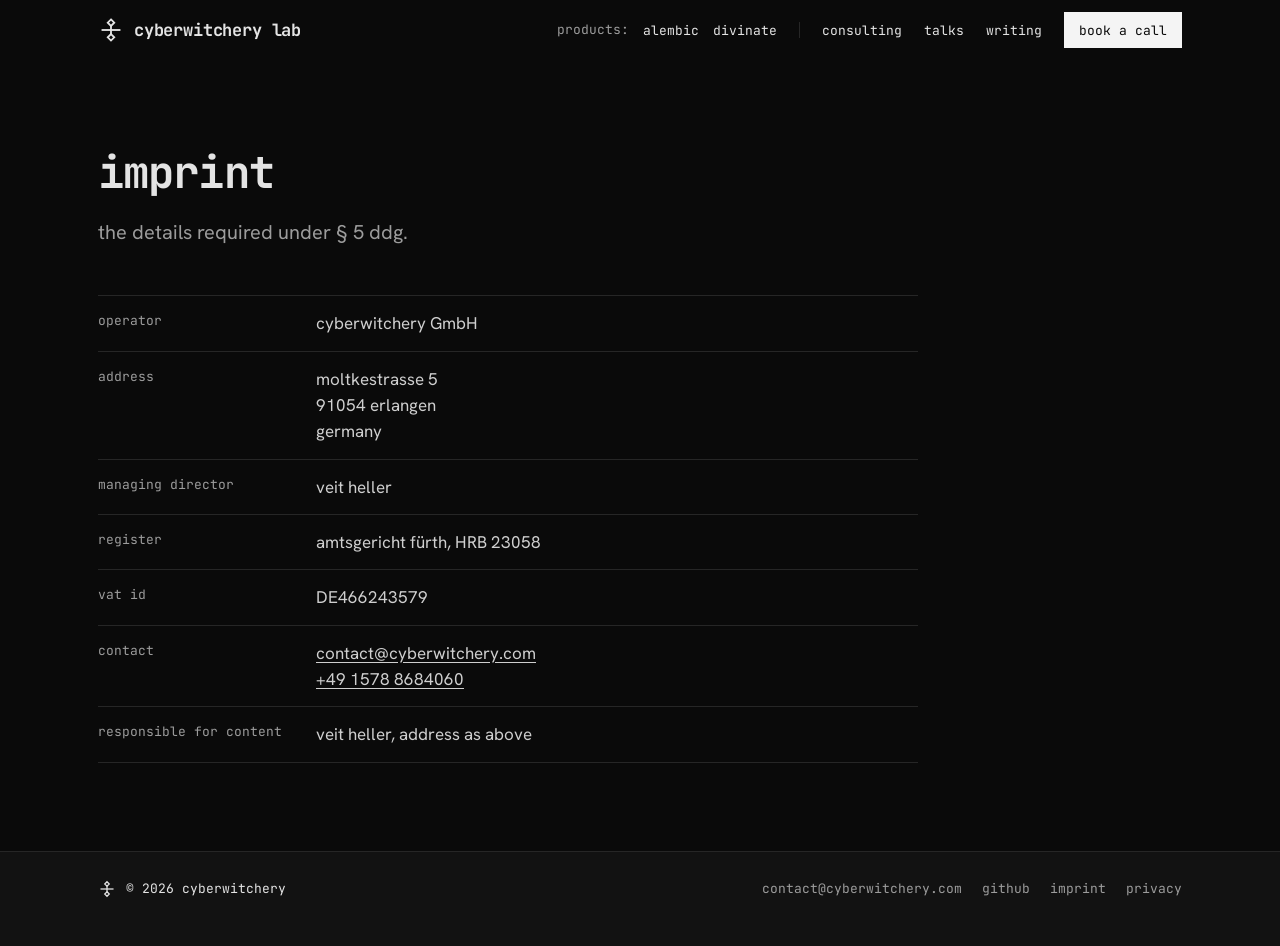
<file: imprint.html>
<!DOCTYPE html>
<html lang="en">
<head>
<meta charset="utf-8">
<meta name="viewport" content="width=device-width, initial-scale=1">
<title>imprint · cyberwitchery</title>
<meta name="description" content="imprint and legal details for cyberwitchery, as required under § 5 ddg.">
<link rel="canonical" href="https://cyberwitchery.com/imprint">
<meta name="theme-color" content="#0a0a0a">
<link rel="icon" href="/favicon.svg" type="image/svg+xml">
<link rel="preconnect" href="https://fonts.googleapis.com">
<link rel="preconnect" href="https://fonts.gstatic.com" crossorigin>
<link href="https://fonts.googleapis.com/css2?family=JetBrains+Mono:wght@400;500;700&family=Hanken+Grotesk:wght@400;500;600&display=swap" rel="stylesheet">
<link rel="stylesheet" href="style.css">
</head>
<body>
<a class="skip" href="#main">skip to content</a>
<header class="top">
<div class="wrap bar">
<a class="brand" href="/"><svg aria-hidden="true" viewBox="0 0 256 256" fill="none" stroke="currentColor" stroke-width="18" stroke-linecap="square"><path d="M128 24 L160 56 L128 88 L96 56 Z"></path><path d="M128 168 L160 200 L128 232 L96 200 Z"></path><path d="M128 88 L128 168"></path><path d="M44 128 L212 128"></path></svg><span>cyberwitchery lab</span></a>
<button class="menu-btn" type="button" popovertarget="menu">menu</button>
<nav id="menu" popover="auto" aria-label="main">
<div class="grp p"><span class="label pl">products</span><a href="/alembic">alembic</a><a href="/divinate">divinate</a><!-- parked: ddt --><!--<a href="/ddt">ddt</a>--></div>
<span class="sep" aria-hidden="true"></span>
<div class="grp"><span class="label svc">services</span><a href="/#consulting">consulting</a><a href="/#talks">talks</a><a href="/#writing">writing</a></div>
<!-- parked: art --><!--<span class="sep" aria-hidden="true"></span><div class="grp"><a href="https://art.cyberwitchery.com/">art</a></div>-->
<a class="btn" href="https://cal.com/cyberwitchery" target="_blank" rel="noopener">book a call</a>
</nav>
</div>
</header>
<main id="main">
<section class="s last">
<div class="wrap phead">
<h1 class="h1">imprint</h1>
<p class="sub">the details required under § 5 ddg.</p>
<dl class="spec">
<div class="kv"><dt>operator</dt><dd>cyberwitchery GmbH</dd></div>
<div class="kv"><dt>address</dt><dd>moltkestrasse 5<br>91054 erlangen<br>germany</dd></div>
<div class="kv"><dt>managing director</dt><dd>veit heller</dd></div>
<div class="kv"><dt>register</dt><dd>amtsgericht fürth, HRB 23058</dd></div>
<div class="kv"><dt>vat id</dt><dd>DE466243579</dd></div>
<div class="kv"><dt>contact</dt><dd><a href="mailto:contact@cyberwitchery.com">contact@cyberwitchery.com</a><br><a href="tel:+4915788684060">+49 1578 8684060</a></dd></div>
<div class="kv"><dt>responsible for content</dt><dd>veit heller, address as above</dd></div>
</dl>
</div>
</section>
</main>
<footer class="foot">
<div class="wrap">
<div class="copy"><svg aria-hidden="true" viewBox="0 0 256 256" fill="none" stroke="currentColor" stroke-width="18" stroke-linecap="square"><path d="M128 24 L160 56 L128 88 L96 56 Z"></path><path d="M128 168 L160 200 L128 232 L96 200 Z"></path><path d="M128 88 L128 168"></path><path d="M44 128 L212 128"></path></svg><span>© 2026 cyberwitchery</span></div>
<nav aria-label="footer">
<a href="mailto:contact@cyberwitchery.com">contact@cyberwitchery.com</a>
<a href="https://github.com/cyberwitchery" target="_blank" rel="noopener">github</a>
<a href="/imprint">imprint</a>
<a href="/privacy">privacy</a>
</nav>
</div>
</footer>
</body>
</html>
</file>
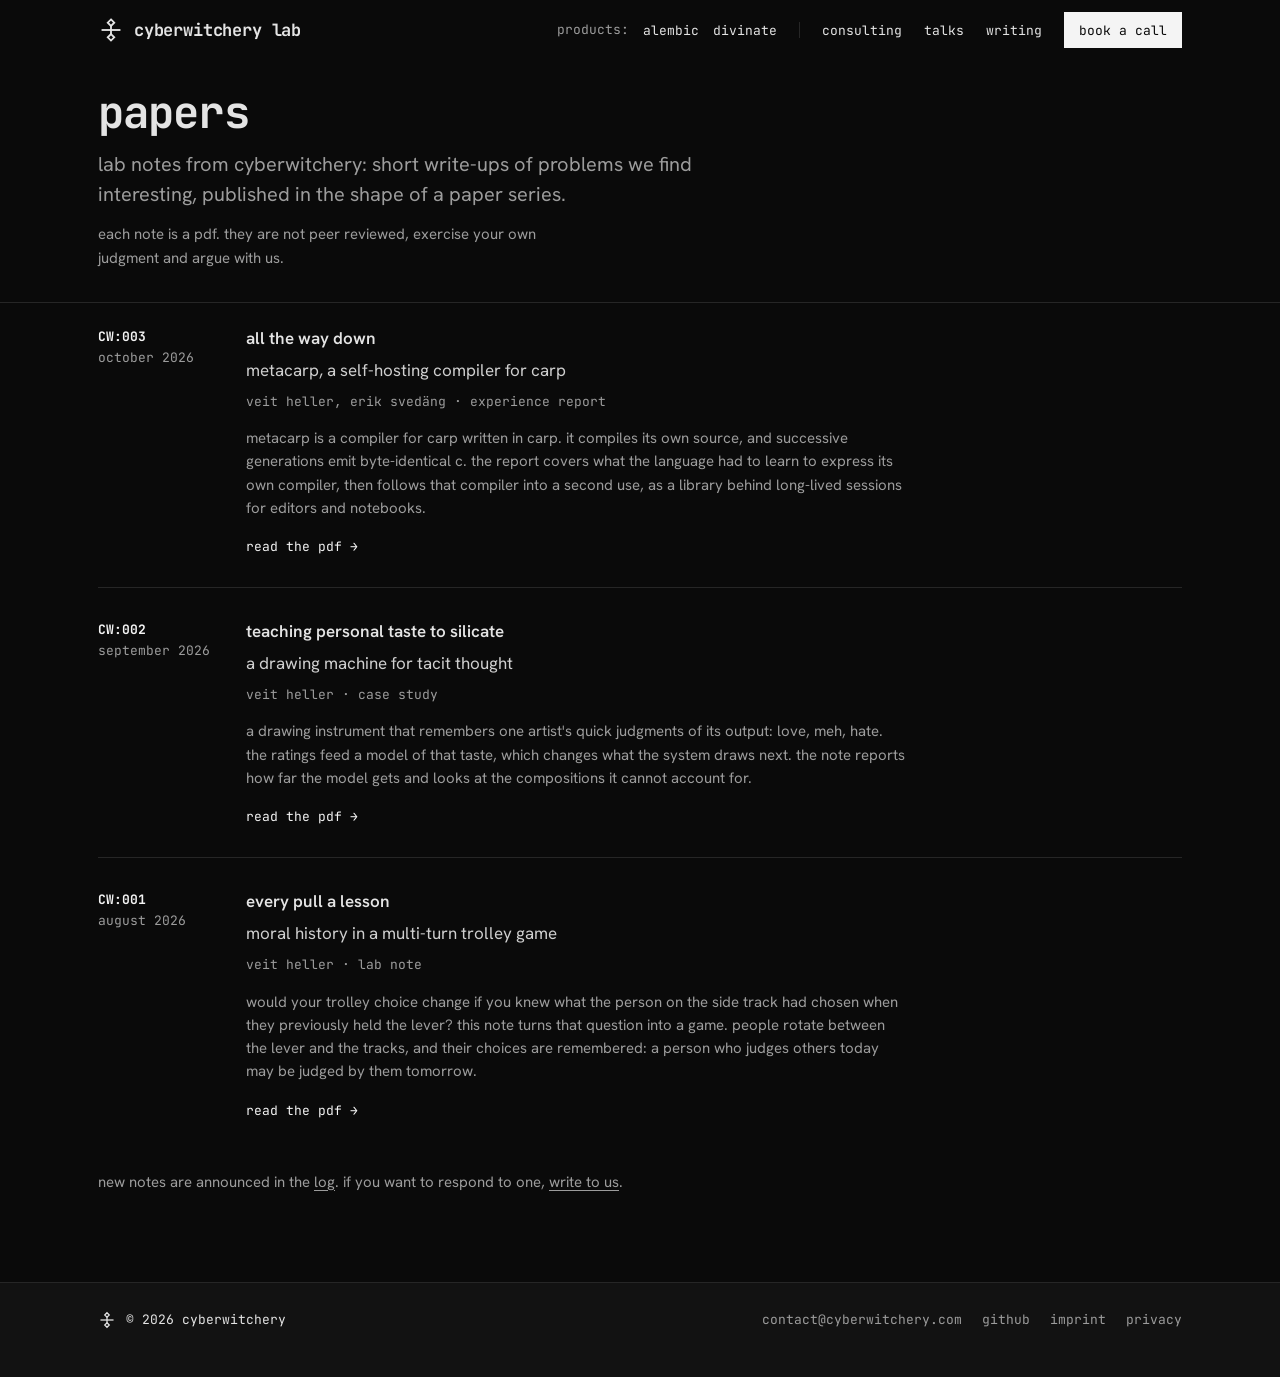
<file: papers.html>
<!DOCTYPE html>
<html lang="en">
<head>
<meta charset="utf-8">
<meta name="viewport" content="width=device-width, initial-scale=1">
<title>papers · cyberwitchery</title>
<meta name="description" content="lab notes from cyberwitchery: short write-ups of problems we find interesting, published as a paper series. each note is a pdf.">
<link rel="canonical" href="https://cyberwitchery.com/papers.html">
<meta name="theme-color" content="#0a0a0a">
<meta property="og:type" content="website">
<meta property="og:site_name" content="cyberwitchery">
<meta property="og:url" content="https://cyberwitchery.com/papers.html">
<meta property="og:title" content="papers · cyberwitchery">
<meta property="og:description" content="lab notes from cyberwitchery: short write-ups of problems we find interesting, published as a paper series. each note is a pdf.">
<meta property="og:image" content="https://cyberwitchery.com/og.png">
<meta property="og:image:width" content="1200">
<meta property="og:image:height" content="630">
<meta property="og:image:alt" content="cyberwitchery">
<meta name="twitter:card" content="summary_large_image">
<meta name="twitter:title" content="papers · cyberwitchery">
<meta name="twitter:description" content="lab notes from cyberwitchery: short write-ups of problems we find interesting, published as a paper series. each note is a pdf.">
<meta name="twitter:image" content="https://cyberwitchery.com/og.png">
<script type="application/ld+json">{"@context":"https://schema.org","@graph":[{"@type":"CollectionPage","@id":"https://cyberwitchery.com/papers.html#series","name":"papers","url":"https://cyberwitchery.com/papers.html","publisher":{"@type":"Organization","name":"cyberwitchery","url":"https://cyberwitchery.com/"}},{"@type":"ScholarlyArticle","identifier":"CW:003","headline":"all the way down","alternativeHeadline":"metacarp, a self-hosting compiler for carp","datePublished":"2026-10","url":"https://cyberwitchery.com/papers/cw003-all-the-way-down.pdf","encodingFormat":"application/pdf","inLanguage":"en","keywords":["metacarp","self-hosting compilers","persistent sessions","ownership","macro expansion","just-in-time compilation"],"author":[{"@type":"Person","name":"veit heller","url":"https://veitheller.de"},{"@type":"Person","name":"erik svedäng","url":"https://eriksvedang.com"}],"publisher":{"@type":"Organization","name":"cyberwitchery","url":"https://cyberwitchery.com/"},"isPartOf":{"@id":"https://cyberwitchery.com/papers.html#series"}},{"@type":"ScholarlyArticle","identifier":"CW:001","headline":"every pull a lesson","alternativeHeadline":"moral history in a multi-turn trolley game","datePublished":"2026-08","url":"https://cyberwitchery.com/papers/cw001-every-pull-a-lesson.pdf","encodingFormat":"application/pdf","inLanguage":"en","keywords":["trolley problem","repeated games","moral history","reciprocity","agent-based models"],"author":{"@type":"Person","name":"veit heller","url":"https://veitheller.de"},"publisher":{"@type":"Organization","name":"cyberwitchery","url":"https://cyberwitchery.com/"},"isPartOf":{"@id":"https://cyberwitchery.com/papers.html#series"}},{"@type":"ScholarlyArticle","identifier":"CW:002","headline":"teaching personal taste to silicate","alternativeHeadline":"a drawing machine for tacit thought","datePublished":"2026-09","url":"https://cyberwitchery.com/papers/cw002-teaching-personal-taste-to-silicate.pdf","encodingFormat":"application/pdf","inLanguage":"en","keywords":["generative art","preference learning","interactive evolution","human–computer co-creation","computational aesthetics"],"author":{"@type":"Person","name":"veit heller","url":"https://veitheller.de"},"publisher":{"@type":"Organization","name":"cyberwitchery","url":"https://cyberwitchery.com/"},"isPartOf":{"@id":"https://cyberwitchery.com/papers.html#series"}}]}</script>
<link rel="icon" href="/favicon.svg" type="image/svg+xml">
<link rel="preconnect" href="https://fonts.googleapis.com">
<link rel="preconnect" href="https://fonts.gstatic.com" crossorigin>
<link href="https://fonts.googleapis.com/css2?family=JetBrains+Mono:wght@400;500;700&family=Hanken+Grotesk:wght@400;500;600&display=swap" rel="stylesheet">
<link rel="stylesheet" href="style.css">
</head>
<body>
<a class="skip" href="#main">skip to content</a>
<header class="top">
<div class="wrap bar">
<a class="brand" href="/"><svg aria-hidden="true" viewBox="0 0 256 256" fill="none" stroke="currentColor" stroke-width="18" stroke-linecap="square"><path d="M128 24 L160 56 L128 88 L96 56 Z"></path><path d="M128 168 L160 200 L128 232 L96 200 Z"></path><path d="M128 88 L128 168"></path><path d="M44 128 L212 128"></path></svg><span>cyberwitchery lab</span></a>
<button class="menu-btn" type="button" popovertarget="menu">menu</button>
<nav id="menu" popover="auto" aria-label="main">
<div class="grp p"><span class="label pl">products</span><a href="/alembic">alembic</a><a href="/divinate">divinate</a><!-- parked: ddt --><!--<a href="/ddt">ddt</a>--></div>
<span class="sep" aria-hidden="true"></span>
<div class="grp"><span class="label svc">services</span><a href="/#consulting">consulting</a><a href="/#talks">talks</a><a href="/#writing">writing</a></div>
<!-- parked: art --><!--<span class="sep" aria-hidden="true"></span><div class="grp"><a href="https://art.cyberwitchery.com/">art</a></div>-->
<a class="btn" href="https://cal.com/cyberwitchery" target="_blank" rel="noopener">book a call</a>
</nav>
</div>
</header>
<main id="main" class="papers">
<section class="s">
<div class="wrap phead">
<h1 class="h1">papers</h1>
<p class="sub">lab notes from cyberwitchery: short write-ups of problems we find interesting, published in the shape of a paper series.</p>
<p class="note">each note is a pdf. they are not peer reviewed, exercise your own judgment and argue with us.</p>
</div>
</section>

<section class="s last" aria-label="notes">
<div class="wrap plist">
<article class="paper">
<p class="id"><strong>CW:003</strong>october 2026</p>
<div class="body">
<h2><a href="papers/cw003-all-the-way-down.pdf" target="_blank" rel="noopener">all the way down</a></h2>
<p class="subt">metacarp, a self-hosting compiler for carp</p>
<p class="label by">veit heller, erik svedäng · experience report</p>
<p class="abs">metacarp is a compiler for carp written in carp. it compiles its own source, and successive generations emit byte-identical c. the report covers what the language had to learn to express its own compiler, then follows that compiler into a second use, as a library behind long-lived sessions for editors and notebooks.</p>
<a class="more" href="papers/cw003-all-the-way-down.pdf" target="_blank" rel="noopener">read the pdf →</a>
</div>
</article>
<article class="paper">
<p class="id"><strong>CW:002</strong>september 2026</p>
<div class="body">
<h2><a href="papers/cw002-teaching-personal-taste-to-silicate.pdf" target="_blank" rel="noopener">teaching personal taste to silicate</a></h2>
<p class="subt">a drawing machine for tacit thought</p>
<p class="label by">veit heller · case study</p>
<p class="abs">a drawing instrument that remembers one artist's quick judgments of its output: love, meh, hate. the ratings feed a model of that taste, which changes what the system draws next. the note reports how far the model gets and looks at the compositions it cannot account for.</p>
<a class="more" href="papers/cw002-teaching-personal-taste-to-silicate.pdf" target="_blank" rel="noopener">read the pdf →</a>
</div>
</article>
<article class="paper">
<p class="id"><strong>CW:001</strong>august 2026</p>
<div class="body">
<h2><a href="papers/cw001-every-pull-a-lesson.pdf" target="_blank" rel="noopener">every pull a lesson</a></h2>
<p class="subt">moral history in a multi-turn trolley game</p>
<p class="label by">veit heller · lab note</p>
<p class="abs">would your trolley choice change if you knew what the person on the side track had chosen when they previously held the lever? this note turns that question into a game. people rotate between the lever and the tracks, and their choices are remembered: a person who judges others today may be judged by them tomorrow.</p>
<a class="more" href="papers/cw001-every-pull-a-lesson.pdf" target="_blank" rel="noopener">read the pdf →</a>
</div>
</article>
<p class="note wide">new notes are announced in the <a class="u" href="/log">log</a>. if you want to respond to one, <a class="u" href="mailto:contact@cyberwitchery.com?subject=papers">write to us</a>.</p>
</div>
</section>
</main>
<footer class="foot">
<div class="wrap">
<div class="copy"><svg aria-hidden="true" viewBox="0 0 256 256" fill="none" stroke="currentColor" stroke-width="18" stroke-linecap="square"><path d="M128 24 L160 56 L128 88 L96 56 Z"></path><path d="M128 168 L160 200 L128 232 L96 200 Z"></path><path d="M128 88 L128 168"></path><path d="M44 128 L212 128"></path></svg><span>© 2026 cyberwitchery</span></div>
<nav aria-label="footer">
<a href="mailto:contact@cyberwitchery.com">contact@cyberwitchery.com</a>
<a href="https://github.com/cyberwitchery" target="_blank" rel="noopener">github</a>
<a href="/imprint">imprint</a>
<a href="/privacy">privacy</a>
</nav>
</div>
</footer>
</body>
</html>
</file>
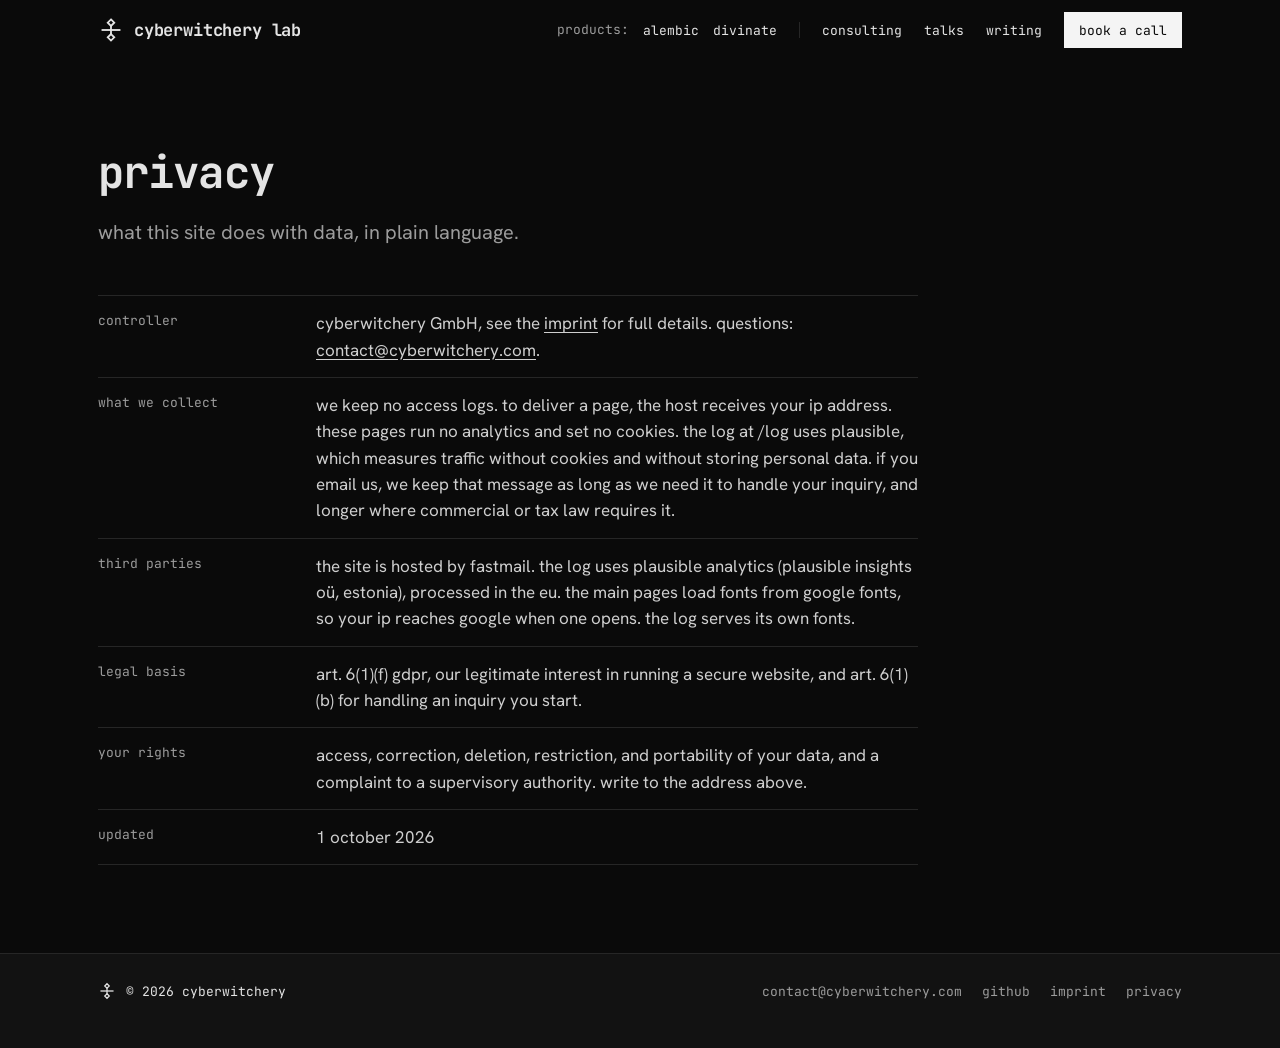
<file: privacy.html>
<!DOCTYPE html>
<html lang="en">
<head>
<meta charset="utf-8">
<meta name="viewport" content="width=device-width, initial-scale=1">
<title>privacy · cyberwitchery</title>
<meta name="description" content="how cyberwitchery handles data on this site: standard server logs, privacy-friendly analytics on the log, no tracking, no advertising cookies.">
<link rel="canonical" href="https://cyberwitchery.com/privacy">
<meta name="theme-color" content="#0a0a0a">
<link rel="icon" href="/favicon.svg" type="image/svg+xml">
<link rel="preconnect" href="https://fonts.googleapis.com">
<link rel="preconnect" href="https://fonts.gstatic.com" crossorigin>
<link href="https://fonts.googleapis.com/css2?family=JetBrains+Mono:wght@400;500;700&family=Hanken+Grotesk:wght@400;500;600&display=swap" rel="stylesheet">
<link rel="stylesheet" href="style.css">
</head>
<body>
<a class="skip" href="#main">skip to content</a>
<header class="top">
<div class="wrap bar">
<a class="brand" href="/"><svg aria-hidden="true" viewBox="0 0 256 256" fill="none" stroke="currentColor" stroke-width="18" stroke-linecap="square"><path d="M128 24 L160 56 L128 88 L96 56 Z"></path><path d="M128 168 L160 200 L128 232 L96 200 Z"></path><path d="M128 88 L128 168"></path><path d="M44 128 L212 128"></path></svg><span>cyberwitchery lab</span></a>
<button class="menu-btn" type="button" popovertarget="menu">menu</button>
<nav id="menu" popover="auto" aria-label="main">
<div class="grp p"><span class="label pl">products</span><a href="/alembic">alembic</a><a href="/divinate">divinate</a><!-- parked: ddt --><!--<a href="/ddt">ddt</a>--></div>
<span class="sep" aria-hidden="true"></span>
<div class="grp"><span class="label svc">services</span><a href="/#consulting">consulting</a><a href="/#talks">talks</a><a href="/#writing">writing</a></div>
<!-- parked: art --><!--<span class="sep" aria-hidden="true"></span><div class="grp"><a href="https://art.cyberwitchery.com/">art</a></div>-->
<a class="btn" href="https://cal.com/cyberwitchery" target="_blank" rel="noopener">book a call</a>
</nav>
</div>
</header>
<main id="main">
<section class="s last">
<div class="wrap phead">
<h1 class="h1">privacy</h1>
<p class="sub">what this site does with data, in plain language.</p>
<dl class="spec">
<div class="kv"><dt>controller</dt><dd>cyberwitchery GmbH, see the <a href="/imprint">imprint</a> for full details. questions: <a href="mailto:contact@cyberwitchery.com">contact@cyberwitchery.com</a>.</dd></div>
<div class="kv"><dt>what we collect</dt><dd>we keep no access logs. to deliver a page, the host receives your ip address. these pages run no analytics and set no cookies. the log at /log uses plausible, which measures traffic without cookies and without storing personal data. if you email us, we keep that message as long as we need it to handle your inquiry, and longer where commercial or tax law requires it.</dd></div>
<div class="kv"><dt>third parties</dt><dd>the site is hosted by fastmail. the log uses plausible analytics (plausible insights oü, estonia), processed in the eu. the main pages load fonts from google fonts, so your ip reaches google when one opens. the log serves its own fonts.</dd></div>
<div class="kv"><dt>legal basis</dt><dd>art. 6(1)(f) gdpr, our legitimate interest in running a secure website, and art. 6(1)(b) for handling an inquiry you start.</dd></div>
<div class="kv"><dt>your rights</dt><dd>access, correction, deletion, restriction, and portability of your data, and a complaint to a supervisory authority. write to the address above.</dd></div>
<div class="kv"><dt>updated</dt><dd>1 october 2026</dd></div>
</dl>
</div>
</section>
</main>
<footer class="foot">
<div class="wrap">
<div class="copy"><svg aria-hidden="true" viewBox="0 0 256 256" fill="none" stroke="currentColor" stroke-width="18" stroke-linecap="square"><path d="M128 24 L160 56 L128 88 L96 56 Z"></path><path d="M128 168 L160 200 L128 232 L96 200 Z"></path><path d="M128 88 L128 168"></path><path d="M44 128 L212 128"></path></svg><span>© 2026 cyberwitchery</span></div>
<nav aria-label="footer">
<a href="mailto:contact@cyberwitchery.com">contact@cyberwitchery.com</a>
<a href="https://github.com/cyberwitchery" target="_blank" rel="noopener">github</a>
<a href="/imprint">imprint</a>
<a href="/privacy">privacy</a>
</nav>
</div>
</footer>
</body>
</html>
</file>
<file: style.css>
*,*::before,*::after{box-sizing:border-box}
html{-webkit-text-size-adjust:100%}
body{margin:0;background:#0a0a0a;color:#e4e4e4;font:17px/1.55 'Hanken Grotesk',sans-serif;-webkit-font-smoothing:antialiased}
a{color:inherit;text-decoration:none}
a:hover{color:#f4f4f4}
:focus-visible{outline:2px solid #f4f4f4;outline-offset:2px}
p{margin:0;text-wrap:pretty}
h1,h2,h3{margin:0;font-family:'JetBrains Mono',monospace;font-weight:700;letter-spacing:-.02em}
ul,ol,dl{margin:0;padding:0;list-style:none}
dd{margin:0}
figure{margin:0}
strong{font-weight:600}
summary{cursor:pointer;list-style:none}
summary::-webkit-details-marker{display:none}
@media (min-width:760px){.mx{display:none!important}}
@media (max-width:759px){.dx{display:none!important}}
.sr{position:absolute;width:1px;height:1px;padding:0;margin:-1px;overflow:hidden;clip:rect(0,0,0,0);white-space:nowrap;border:0}
.skip{position:absolute;left:-9999px;top:12px;z-index:10;background:#f4f4f4;color:#0a0a0a;padding:8px 12px;font:13px 'JetBrains Mono',monospace}
.skip:focus{left:12px;color:#0a0a0a}
.label{font:13px/1.4 'JetBrains Mono',monospace;color:#9c9c9c}
.mu{color:#9c9c9c}
.small{font-size:15px}
.u{text-decoration:underline;text-underline-offset:3px}
.mb{margin-bottom:12px}
.wrap{max-width:1180px;margin:0 auto;padding-inline:clamp(20px,4vw,48px)}
.s{border-bottom:1px solid #262626}
.s.last{border-bottom:0}
.s>.wrap{padding-block:clamp(56px,7vw,88px)}
.alt{background:#121212}
.h2{font-size:clamp(22px,2.4vw,28px);line-height:1.1;margin-bottom:32px}
.h2.tight{margin-bottom:12px}
.lead{font-size:20px;line-height:1.5;color:#9c9c9c;max-width:58ch;margin:0 0 36px}
.h3,.person h3,.wr .t,.step,.paper h2,.prc .pn{font:600 17px/1.4 'Hanken Grotesk',sans-serif;letter-spacing:0}
.grid{display:grid;gap:1px;background:#262626;border:1px solid #262626}
.grid>*{background:#0a0a0a;padding:24px}
.grid>.sf{background:#121212}
.cards{display:grid;grid-template-columns:repeat(auto-fit,minmax(260px,1fr));gap:20px}
.cards>*{background:#0a0a0a;border:1px solid #262626;padding:24px;display:flex;flex-direction:column;gap:12px}
.cards>.hl{border-color:#e4e4e4}
.c2{grid-template-columns:repeat(2,minmax(0,1fr))}
.c3{grid-template-columns:repeat(3,minmax(0,1fr))}
.c4{grid-template-columns:repeat(2,minmax(0,1fr))}
@media (min-width:1000px){.c4{grid-template-columns:repeat(4,minmax(0,1fr))}}
.duo{display:grid;grid-template-columns:repeat(auto-fit,minmax(300px,1fr));gap:20px}
.rule{display:flex;flex-direction:column;gap:14px;align-items:flex-start}
.row{display:flex;justify-content:space-between;gap:12px;padding:9px 0;border-top:1px solid #262626}
.row:last-child{border-bottom:1px solid #262626}
.row>:first-child{font-weight:600}
.rl{font:13px 'JetBrains Mono',monospace;color:#9c9c9c}
.kv{display:grid;grid-template-columns:110px minmax(0,1fr);gap:12px;padding:9px 0;border-top:1px solid #262626}
.kv:last-child{border-bottom:1px solid #262626}
.kv>dt{font:13px 'JetBrains Mono',monospace;color:#9c9c9c;padding-top:2px}
.kv.b>dd{font-weight:600}
.btn{display:inline-flex;align-items:center;justify-content:center;min-height:44px;padding:0 18px;font:13px 'JetBrains Mono',monospace;background:#f4f4f4;color:#0a0a0a;border:1px solid #f4f4f4}
.btn:hover{color:#0a0a0a;background:#fff}
.btn.o{background:none;color:#e4e4e4;border-color:#e4e4e4}
.btn.o:hover{color:#f4f4f4}
.actions{display:flex;flex-wrap:wrap;gap:10px}
.more{font:13px 'JetBrains Mono',monospace;color:#f4f4f4}
.links{display:flex;gap:6px 18px;flex-wrap:wrap;margin-top:12px;font:13px 'JetBrains Mono',monospace}
.links a{color:#f4f4f4}

.top .bar{display:flex;align-items:center;justify-content:space-between;gap:16px;min-height:60px;padding-block:8px}
.brand{display:flex;align-items:center;gap:10px;min-height:44px;font:700 17px 'JetBrains Mono',monospace;letter-spacing:-.01em}
.brand svg{width:26px;height:26px}
.menu-btn{appearance:none;background:none;border:0;color:#e4e4e4;font:13px 'JetBrains Mono',monospace;min-height:44px;min-width:64px;padding:0 12px;cursor:pointer}
#menu{font:13px 'JetBrains Mono',monospace}
#menu .grp{display:flex;align-items:center;gap:22px}
#menu .grp.p{gap:14px}
#menu .sep{width:1px;height:16px;background:#262626}
#menu [aria-current="page"]{color:#f4f4f4;text-decoration:underline;text-underline-offset:4px}
@media (min-width:760px){
.menu-btn{display:none}
#menu{display:flex;align-items:center;gap:22px;flex-wrap:wrap;position:static;inset:auto;width:auto;height:auto;margin:0;padding:0;border:0;background:none;color:inherit;overflow:visible}
#menu .svc{display:none}
#menu .pl::after{content:":"}
#menu .btn{min-height:36px;padding:0 14px}
@supports selector(::details-content){.svc-d>summary{pointer-events:none;cursor:default}.svc-d::details-content{content-visibility:visible}}
.svc-d>p{margin-top:10px}
}

.s>.wrap.hero{position:relative;padding-block:clamp(64px,10vw,128px) clamp(56px,8vw,96px)}
.hero .logo{position:absolute;right:clamp(20px,4vw,48px);top:50%;transform:translateY(-50%);width:clamp(220px,34vw,440px);height:auto;pointer-events:none;color:#262626}
.hero>:not(.logo){position:relative}
.h1{font-size:clamp(30px,4vw,44px);line-height:1.12;max-width:22ch;text-wrap:balance}
.sub{font-size:20px;line-height:1.5;color:#9c9c9c;max-width:58ch;margin-top:32px}

.products{display:flex;flex-wrap:wrap;gap:20px}
.product{display:flex;flex-direction:column;gap:20px;padding:clamp(24px,3vw,40px);border:1px solid #262626}
.product:hover{color:inherit;border-color:#9c9c9c}
.product.al{flex:1.7 1 440px;background:#121212}
.product.dv{flex:1 1 300px}
.product .name{font-size:clamp(30px,4vw,44px);line-height:1}
.product p{max-width:52ch}
.product .more{margin-top:auto}
.badge{display:inline-block;vertical-align:middle;padding:2px 6px;font:400 13px/1.4 'JetBrains Mono',monospace;letter-spacing:0;background:#e4e4e4;color:#0a0a0a}

.split{display:flex;flex-wrap:wrap;gap:clamp(32px,4vw,56px);align-items:flex-start}
.split>.main{flex:1.8 1 480px;min-width:0}
.cta-box{flex:1 1 300px;background:#e4e4e4;color:#0a0a0a;padding:clamp(24px,3vw,32px);display:flex;flex-direction:column;gap:22px}
.cta-box a:hover{color:#0a0a0a}
.cta-box .stack{display:flex;flex-direction:column;gap:10px}
.cta-box .btn{width:100%;background:#0a0a0a;color:#f4f4f4;border-color:#0a0a0a}
.cta-box .btn.o{background:none;color:#0a0a0a;border-color:#9c9c9c}
.rates{display:flex;flex-direction:column;font:13px 'JetBrains Mono',monospace}
.rates>div{display:flex;justify-content:space-between;gap:12px;padding:9px 0;border-top:1px solid #262626}
.rates dt{color:#9c9c9c}
.cta-box .rates{border-top:1px solid #9c9c9c;padding-top:10px}
.cta-box .rates>div{border:0;padding:4px 0}
.cta-box .rates dt{color:#0a0a0a}

.talks{display:grid;grid-template-columns:repeat(auto-fit,minmax(300px,1fr));gap:clamp(28px,4vw,56px)}
.talks h3{font:400 13px 'JetBrains Mono',monospace;letter-spacing:0;color:#e4e4e4;padding-bottom:10px;border-bottom:1px solid #262626}
.talk{padding:16px 0;border-bottom:1px solid #262626}
.talk strong{display:block}
.talk span{font-size:15px;color:#9c9c9c}
.rates-d{align-self:start;background:#0a0a0a;border:1px solid #262626}
.rates-d>p{display:flex;align-items:center;min-height:44px;padding:8px 20px;font:13px 'JetBrains Mono',monospace}
.rates-d .rates{padding:0 20px 18px}

.person p{margin-top:8px;color:#9c9c9c;font-size:15px}
.person .rule{gap:0;padding-top:20px}
.wr>a{display:flex;flex-direction:column;gap:10px}
.wr>a:hover{color:inherit;background:#121212}
.oss{display:flex;flex-direction:column;padding:8px 0;border-bottom:1px solid #262626}
.oss>.d{font-size:15px;color:#9c9c9c}
.allr{padding-top:10px}

.foot{border-top:1px solid #262626;background:#121212}
.foot .wrap{padding-block:28px 48px;display:flex;justify-content:space-between;align-items:center;gap:16px 32px;flex-wrap:wrap;font:13px 'JetBrains Mono',monospace;color:#9c9c9c}
.foot .copy{display:flex;gap:10px;align-items:center;color:#e4e4e4}
.foot .copy svg{width:18px;height:18px}
.foot nav{display:flex;gap:4px 20px;flex-wrap:wrap}
.foot nav a{color:#9c9c9c}

.s>.wrap.phero{display:flex;flex-wrap:wrap;align-items:center;gap:48px clamp(32px,5vw,64px);padding-block:clamp(56px,9vw,112px) clamp(48px,7vw,80px)}
.phero .txt{flex:1 1 440px;min-width:0}
.ptitle{font-size:clamp(52px,8vw,96px);line-height:.95}
.ptag{font-size:20px;line-height:1.5;color:#9c9c9c;max-width:44ch;margin:24px 0 32px;text-wrap:balance}
.netviz{flex:1 1 380px;max-width:560px;min-width:0;position:relative;aspect-ratio:600/320;font-family:'JetBrains Mono',monospace}
.netviz svg{position:absolute;inset:0;width:100%;height:100%}
.node{position:absolute;transform:translate(-50%,-50%);padding:5px 10px;border:1px solid rgba(255,255,255,.18);background:#0a0a0a;color:#cfcfcf;font-size:13px;white-space:nowrap}
.node.l{transform:translate(0,-50%)}
.node.r{transform:translate(-100%,-50%)}
.hub{position:absolute;left:50%;top:50%;transform:translate(-50%,-50%);width:170px;height:84px;display:flex;flex-direction:column;align-items:center;justify-content:center;text-align:center;background:radial-gradient(closest-side,#0a0a0a 52%,rgba(10,10,10,0))}
.hub b{color:#f4f4f4;font-size:17px;letter-spacing:.04em}
.hub span{color:#9c9c9c;font:13px 'Hanken Grotesk',sans-serif;margin-top:2px}
.colhead{display:flex;flex-wrap:wrap;justify-content:space-between;align-items:baseline;gap:2px 10px;margin-bottom:14px}
.colhead h3{font:400 13px 'JetBrains Mono',monospace;letter-spacing:0;color:#e4e4e4}
.note{margin-top:14px;font-size:15px;color:#9c9c9c}
.note.wide{margin-top:20px}
.nl{font-weight:600;color:#e4e4e4}
.num{font:13px 'JetBrains Mono',monospace;color:#9c9c9c}
.step{margin-bottom:10px}
.price{font:700 clamp(22px,2.4vw,28px)/1 'JetBrains Mono',monospace;letter-spacing:-.02em}
.price span{font-size:17px;letter-spacing:0}

.ledger{flex:0 0 auto;max-width:100%;overflow-x:auto;font:13px 'JetBrains Mono',monospace;color:#9c9c9c}
.ledger table{border-collapse:collapse}
.ledger th,.ledger td{height:30px;padding:0;font-weight:400}
.ledger thead th{height:auto;padding-bottom:8px;width:64px;text-align:center}
.ledger thead th:first-child{width:auto;text-align:left;padding-right:28px}
.ledger thead th:last-child{color:#e4e4e4}
.ledger tbody th{text-align:left;color:#cfcfcf;white-space:nowrap;padding-right:28px;border-top:1px solid #262626}
.ledger td{border-top:1px solid #262626;text-align:center}
.st{display:inline-block;width:8px;height:8px;vertical-align:middle}
.st.r{background:#9c9c9c}
.st.c{background:#f4f4f4;outline:3px solid rgba(244,244,244,.18)}
.st.m{border:1px dashed #9c9c9c}
.key{display:flex;gap:6px 18px;flex-wrap:wrap;margin-top:14px;padding-top:12px;border-top:1px solid #262626}
.key li{display:flex;align-items:center;gap:8px}
.status{background:#e4e4e4;color:#0a0a0a;border-bottom:1px solid #262626}
.status>.wrap{padding-block:20px;display:flex;gap:16px 24px;flex-wrap:wrap;align-items:baseline}
.status .tag{font:13px 'JetBrains Mono',monospace;background:#0a0a0a;color:#f4f4f4;padding:2px 8px}
.status p{flex:1 1 400px;font-size:15px}
.facts{display:grid;grid-template-columns:repeat(auto-fit,minmax(300px,1fr));gap:clamp(28px,4vw,56px)}
.facts .h2{margin-bottom:20px}
.facts .kv{grid-template-columns:130px minmax(0,1fr);padding:12px 0}
.facts .kv>dt{font:600 17px/1.4 'Hanken Grotesk',sans-serif;color:#e4e4e4;padding:0}
.facts .kv>dd{font-size:15px;color:#9c9c9c}

@media (max-width:759px){
.wrap{max-width:520px;padding-inline:20px}
.top{border-bottom:1px solid #262626}
.top .bar{padding-right:8px;padding-block:6px}
.brand{font-size:15px}
.brand svg{width:22px;height:22px}
#menu:popover-open{position:fixed;inset:61px 0 auto;width:auto;max-height:calc(100dvh - 61px);overflow:auto;margin:0;padding:0 20px 24px;border:0;border-bottom:1px solid #262626;background:#0a0a0a;color:#e4e4e4;display:flex;flex-direction:column;font-size:20px}
#menu .grp,#menu .grp.p{flex-direction:column;align-items:stretch;gap:0}
#menu .grp a{display:flex;align-items:center;min-height:56px;border-top:1px solid #262626}
#menu .grp a:last-child{border-bottom:1px solid #262626}
#menu .label{display:block;font-size:13px;padding:24px 0 6px}
#menu .pl{padding-top:8px}
#menu .sep{display:none}
#menu .btn{margin-top:20px;min-height:52px;font-size:15px}
.viz{display:none}
.s>.wrap{padding-block:36px 40px}
.alt{background:none}
.h2,.h2.tight{font-size:22px;line-height:1.2;margin:0 0 10px}
.lead{font-size:17px;margin:0 0 20px}
.grid,.cards,.products{display:block;background:none;border:0}
.grid>*,.cards>*{background:none;border:0;padding:0}
.grid>.sf{background:none}
.actions{flex-direction:column}
.actions .btn{width:100%;min-height:52px;font-size:15px}
.actions .btn.o{border-color:#9c9c9c}
.big{display:flex;width:100%;min-height:52px;font-size:15px}
.quiet{display:flex;align-items:center;justify-content:center;min-height:48px;font:13px 'JetBrains Mono',monospace;color:#9c9c9c}

.s>.wrap.hero{padding-block:44px 40px}
.h1{font-size:30px;line-height:1.15}
.sub{font-size:17px;margin:18px 0 28px}
.s>.wrap.pw{padding-block:36px 8px}
.product,.product.al{display:grid;grid-template-columns:minmax(0,1fr) auto;align-items:center;gap:6px 16px;padding:20px 0;border:0;background:none}
.product+.product{border-top:1px solid #262626}
.product .name{font-size:30px}
.product p{font-size:15px;line-height:1.45;color:#9c9c9c}
.product .more{grid-column:2;grid-row:1/span 2;margin:0;font-size:20px;color:#e4e4e4}

.split{display:block}
.svc-d{border-top:1px solid #262626}
.svc-d:last-child{border-bottom:1px solid #262626}
.svc-d>summary{display:flex;justify-content:space-between;align-items:center;gap:16px;min-height:56px;padding:10px 0}
.svc-d .pm{font-family:'JetBrains Mono',monospace;color:#9c9c9c}
.svc-d>p{margin:0 0 18px}
.cta-box{background:none;color:#e4e4e4;padding:0;margin-top:24px;gap:0}
.cta-box .rates{order:1;border:0;padding:0}
.cta-box .rates>div{padding:6px 0}
.cta-box .rates dt{color:#9c9c9c}
.cta-box>p{order:2;margin:20px 0 16px;color:#9c9c9c}
.cta-box .stack{order:3}
.cta-box .btn{background:none;color:#e4e4e4;border-color:#9c9c9c;min-height:52px;font-size:15px}
.cta-box .btn:hover{color:#f4f4f4;background:none}

.talks{display:flex;flex-direction:column}
.rates-d{order:-1;align-self:stretch;background:none;border-width:1px 0}
.rates-d>p{padding:0;min-height:52px}
.rates-d .rates{padding:0 0 12px}
.rates-d .rates>div{border:0;padding:7px 0}
.talks h3{border-bottom-color:#9c9c9c;margin-top:40px}
.talk{padding:12px 0;border:0}
.talk+.talk{border-top:1px solid #262626}

.h2.pk{margin-bottom:20px}
.duo{display:flex;flex-direction:column;gap:32px}
.person .rule{padding:0}
.person p{margin-top:6px}
.links{margin:0;gap:4px 20px}
.links a{display:flex;align-items:center;min-height:44px;color:#e4e4e4}

.h2.wk{margin-bottom:8px}
.wr>a{flex-direction:row;align-items:center;min-height:56px;border-top:1px solid #262626}
.wr>a:hover{background:none}
.wr .t{flex:1;display:flex;justify-content:space-between;gap:16px}
.oss{display:grid;grid-template-columns:minmax(0,1fr) auto;gap:2px 16px;align-items:center;padding:12px 0;border:0;border-top:1px solid #262626}
.oss>.ar{grid-column:2;grid-row:1/span 2;font-family:'JetBrains Mono',monospace}
.allr{padding:0}
.allr a{display:flex;justify-content:space-between;align-items:center;min-height:56px;border-top:1px solid #262626;border-bottom:1px solid #262626;color:#e4e4e4}

.foot{background:none}
.foot .wrap{flex-direction:column;align-items:flex-start;gap:4px;padding-block:24px 40px}
.foot .copy{order:2;margin-top:12px;color:#9c9c9c}
.foot .copy svg{display:none}
.foot nav{gap:4px 24px}
.foot nav a{display:flex;align-items:center;min-height:44px}
.foot nav a:first-child{flex-basis:100%}

.s>.wrap.phero{display:block;padding-block:44px 40px}
.pe{margin-bottom:14px}
.ptitle{font-size:52px;line-height:1}
.ptag{font-size:17px;margin:18px 0 28px}
.prob .h2{margin-bottom:14px}
.prob .grid .sf p{margin-top:16px}
.uses .h2{margin-bottom:8px}
.uses .cards>*{display:grid;grid-template-columns:32px minmax(0,1fr);gap:4px 12px;padding:18px 0;border-bottom:1px solid #262626}
.uses .cards>:last-child{border:0}
.uses .num{grid-row:1/span 2;padding-top:3px}
.uses p,.dhow p{margin-top:4px}
main.al,main.dvm{display:flex;flex-direction:column}
.how{order:1}
.sys{order:2}
.pr{order:3}
.how .h2{margin-bottom:20px}
.steps{counter-reset:st}
.steps>li{position:relative;display:grid;grid-template-columns:28px minmax(0,1fr);column-gap:14px;padding:0 0 24px}
.steps>li:last-child{padding:0}
.steps>li::before{counter-increment:st;content:counter(st);grid-row:1/span 2;width:28px;height:28px;border:1px solid #9c9c9c;display:flex;align-items:center;justify-content:center;font:13px 'JetBrains Mono',monospace}
.steps>li:last-child::before{background:#f4f4f4;color:#0a0a0a;border-color:#f4f4f4}
.steps>li:not(:last-child)::after{content:"";position:absolute;left:13.5px;top:32px;bottom:4px;width:1px;background:#262626}
.step{margin:2px 0 0}
.steps p{margin-top:4px}
.sys .lead{margin-bottom:28px}
.sysg>.sf{margin-top:32px}
.colhead{display:block;margin:0}
.colhead .label{display:block;margin:2px 0 10px}
.row{padding:10px 0}
.rl{text-align:right}
.kv{grid-template-columns:96px minmax(0,1fr);padding:10px 0}
.note.wide{margin-top:16px}
.pr .h2{margin-bottom:12px}
.prc>*,.prc>.hl{display:grid;grid-template-columns:minmax(0,1fr) auto;align-items:baseline;gap:2px 12px;padding:16px 0;border:0;border-top:1px solid #262626}
.prc>:last-child{border-bottom:1px solid #262626}
.price,.price span{font:700 17px 'JetBrains Mono',monospace;letter-spacing:0}
.prc p.small{grid-column:1/-1}
.mcta{margin-top:28px}

main.dvm>.hs,main.dvm>.hs>.wrap,main.dvm .txt{display:contents}
main.dvm .txt>*{margin-inline:20px}
main.dvm .pe{margin-top:44px}
main.dvm .ptag{margin-bottom:0}
main.dvm .actions{order:2;margin-bottom:40px}
main.dvm>.status{order:1;margin:24px 20px 28px;background:none;color:#e4e4e4;border:0}
main.dvm>.status>.wrap{display:grid;grid-template-columns:auto minmax(0,1fr);gap:12px;padding:14px 0;border-block:1px solid #262626}
.status .tag{background:#e4e4e4;color:#0a0a0a;padding:2px 6px}
main.dvm>.s:not(.hs){order:3}
.ev{border-top:1px solid #262626}
.ev .h2{margin-bottom:12px}
.ev .lead{margin-bottom:16px}
.ev .grid>li{padding:12px 0;border-top:1px solid #262626}
.ev .grid>li:last-child{border-bottom:1px solid #262626}
.dhow .h2{margin-bottom:8px}
.dhow .cards>*{padding:16px 0;border-bottom:1px solid #262626;gap:0}
.dhow .cards>:last-child{border:0}
.facts{display:block}
.facts .h2{margin:24px 0 10px}
.facts>div:first-child .h2{margin-top:0}
.facts .kv{display:flex;justify-content:space-between;gap:12px;padding:10px 0}
.facts .kv>dd{text-align:right}
.fcta>p{margin:28px 0 16px;font-size:15px;color:#9c9c9c}
.fcta .btn{background:none;color:#e4e4e4;border-color:#9c9c9c}
}

.phead .sub{margin-top:20px}
.phead .note{max-width:58ch}
.papers .s>.wrap.phead{padding-block:clamp(20px,2.5vw,28px) clamp(24px,3vw,32px)}
.papers .phead .sub{margin-top:12px}
.papers .s>.wrap.plist{padding-top:24px}
.spec{max-width:820px;margin-top:48px}
.spec .kv{grid-template-columns:200px minmax(0,1fr);padding:14px 0;gap:18px}
.spec .kv>dd{color:#cfcfcf}
.spec .kv a{text-decoration:underline;text-underline-offset:3px}
.paper{display:grid;grid-template-columns:120px minmax(0,1fr);gap:28px;padding:32px 0;border-top:1px solid #262626}
.paper:last-child{border-bottom:1px solid #262626}
.paper:first-child{border-top:0;padding-top:0}
.paper .id{font:13px/1.6 'JetBrains Mono',monospace;color:#9c9c9c}
.paper .id strong{display:block;color:#f4f4f4;font-weight:700}
.paper .body{max-width:66ch;display:flex;flex-direction:column;align-items:flex-start}
.paper .subt{color:#cfcfcf;margin-top:6px}
.paper .by{margin-top:10px}
.paper .abs{margin:16px 0 18px;color:#9c9c9c;font-size:15px}
@media (max-width:759px){
.spec .kv{grid-template-columns:minmax(0,1fr);gap:2px}
.paper{grid-template-columns:minmax(0,1fr);gap:12px;padding:24px 0}
.paper .id strong{display:inline;margin-right:10px}
.paper .more{display:flex;align-items:center;min-height:44px}
}
</file>
